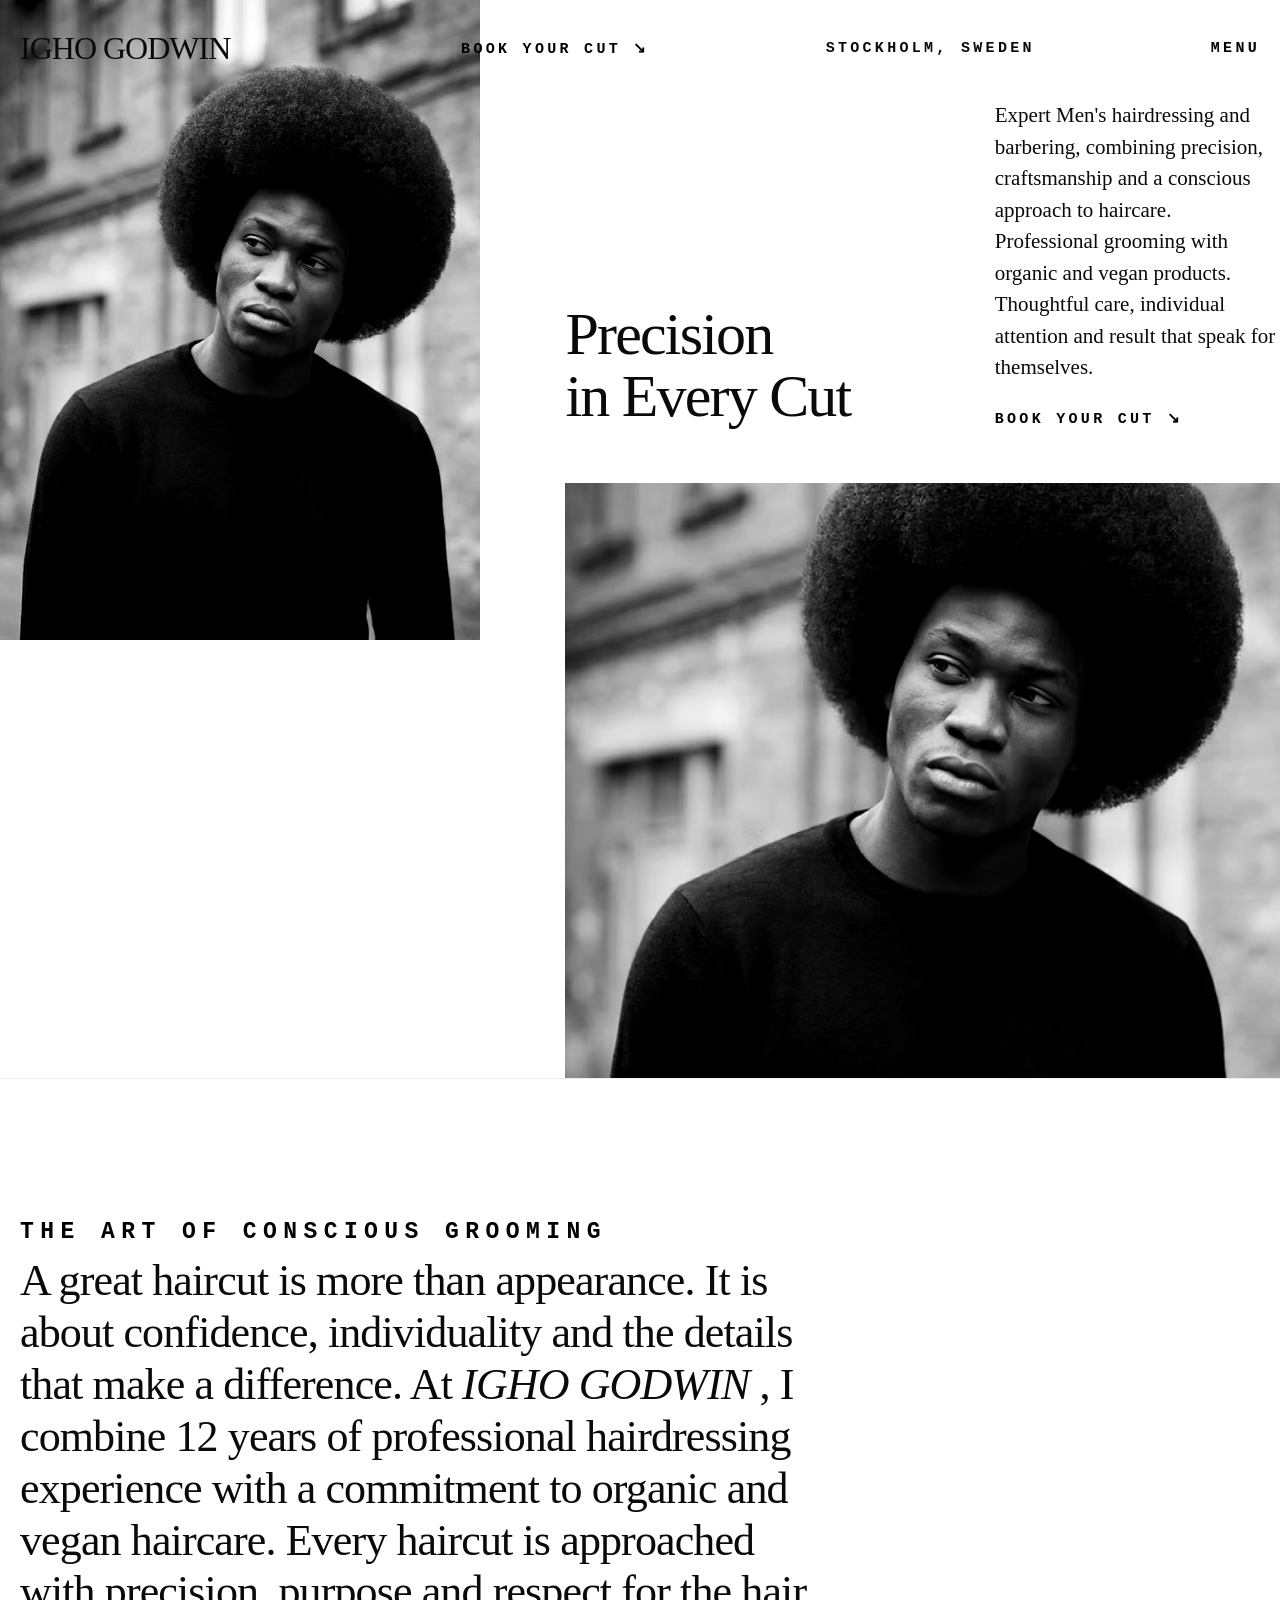
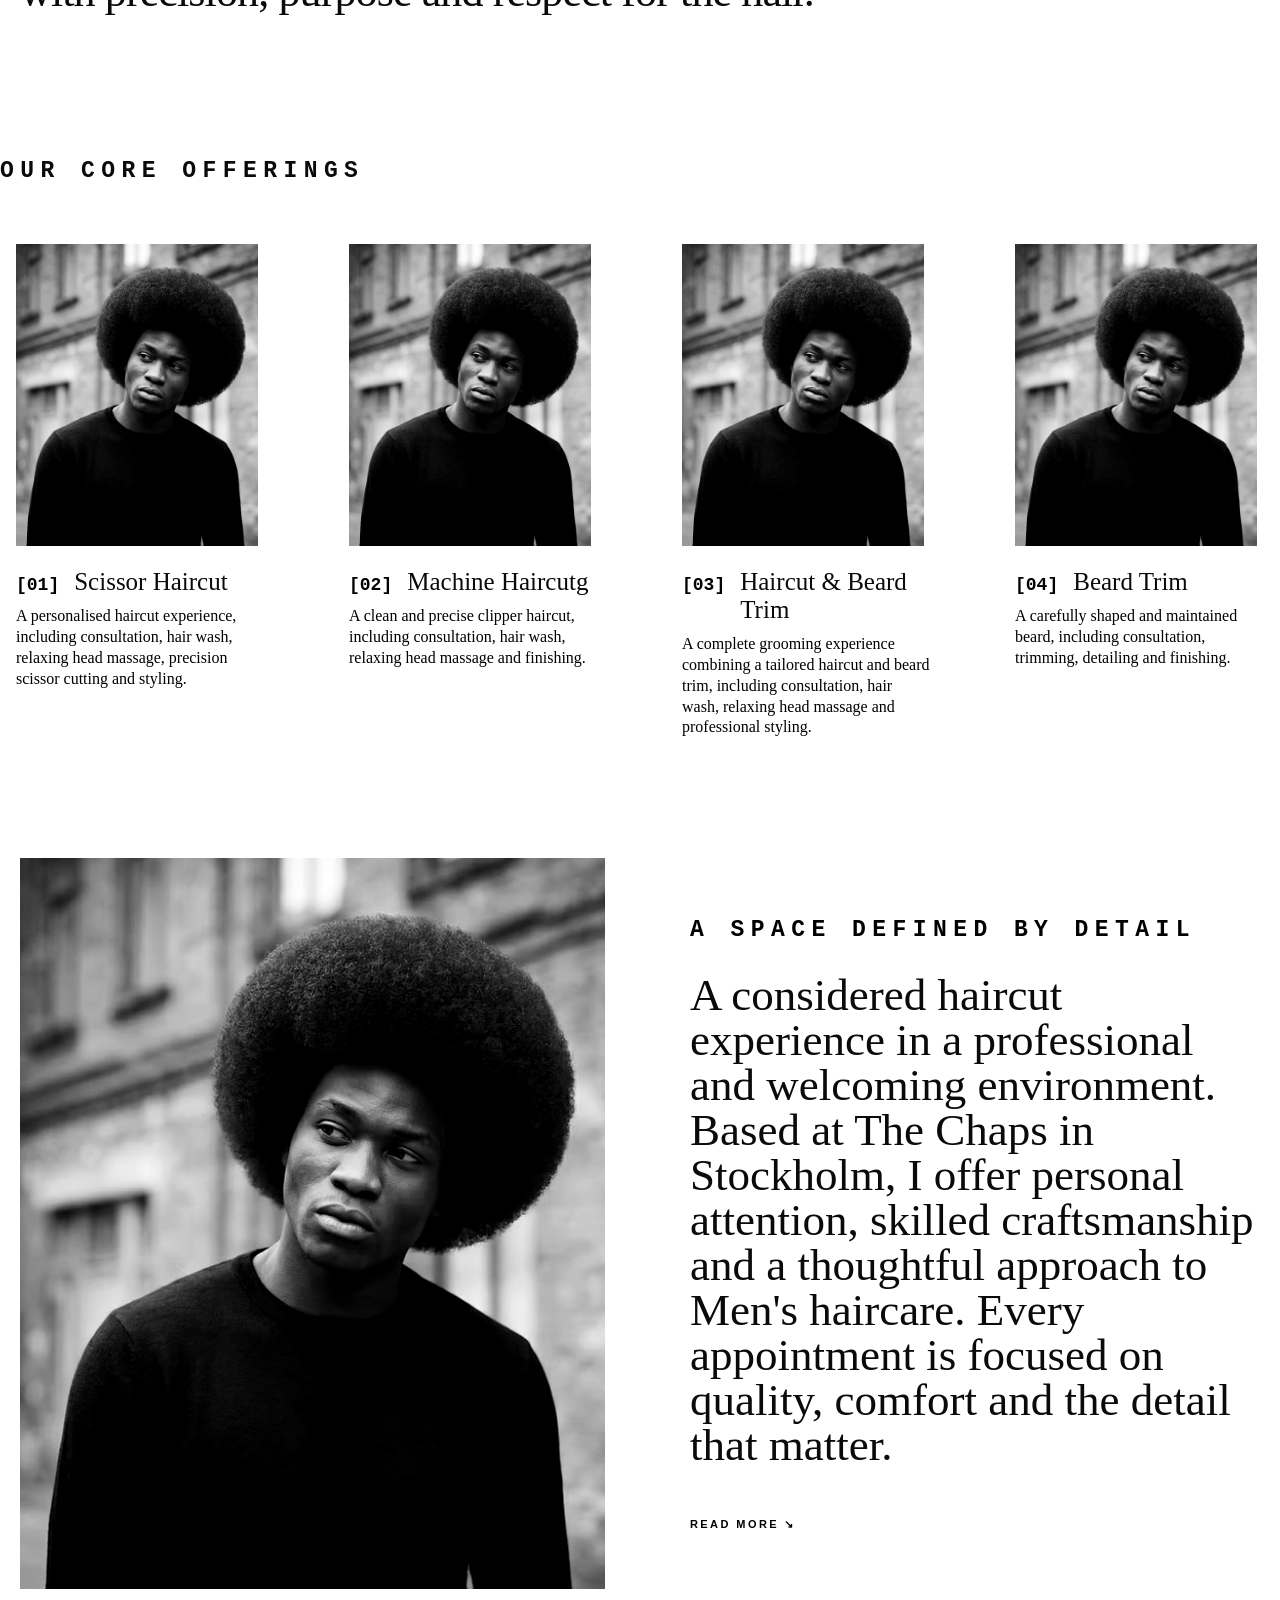
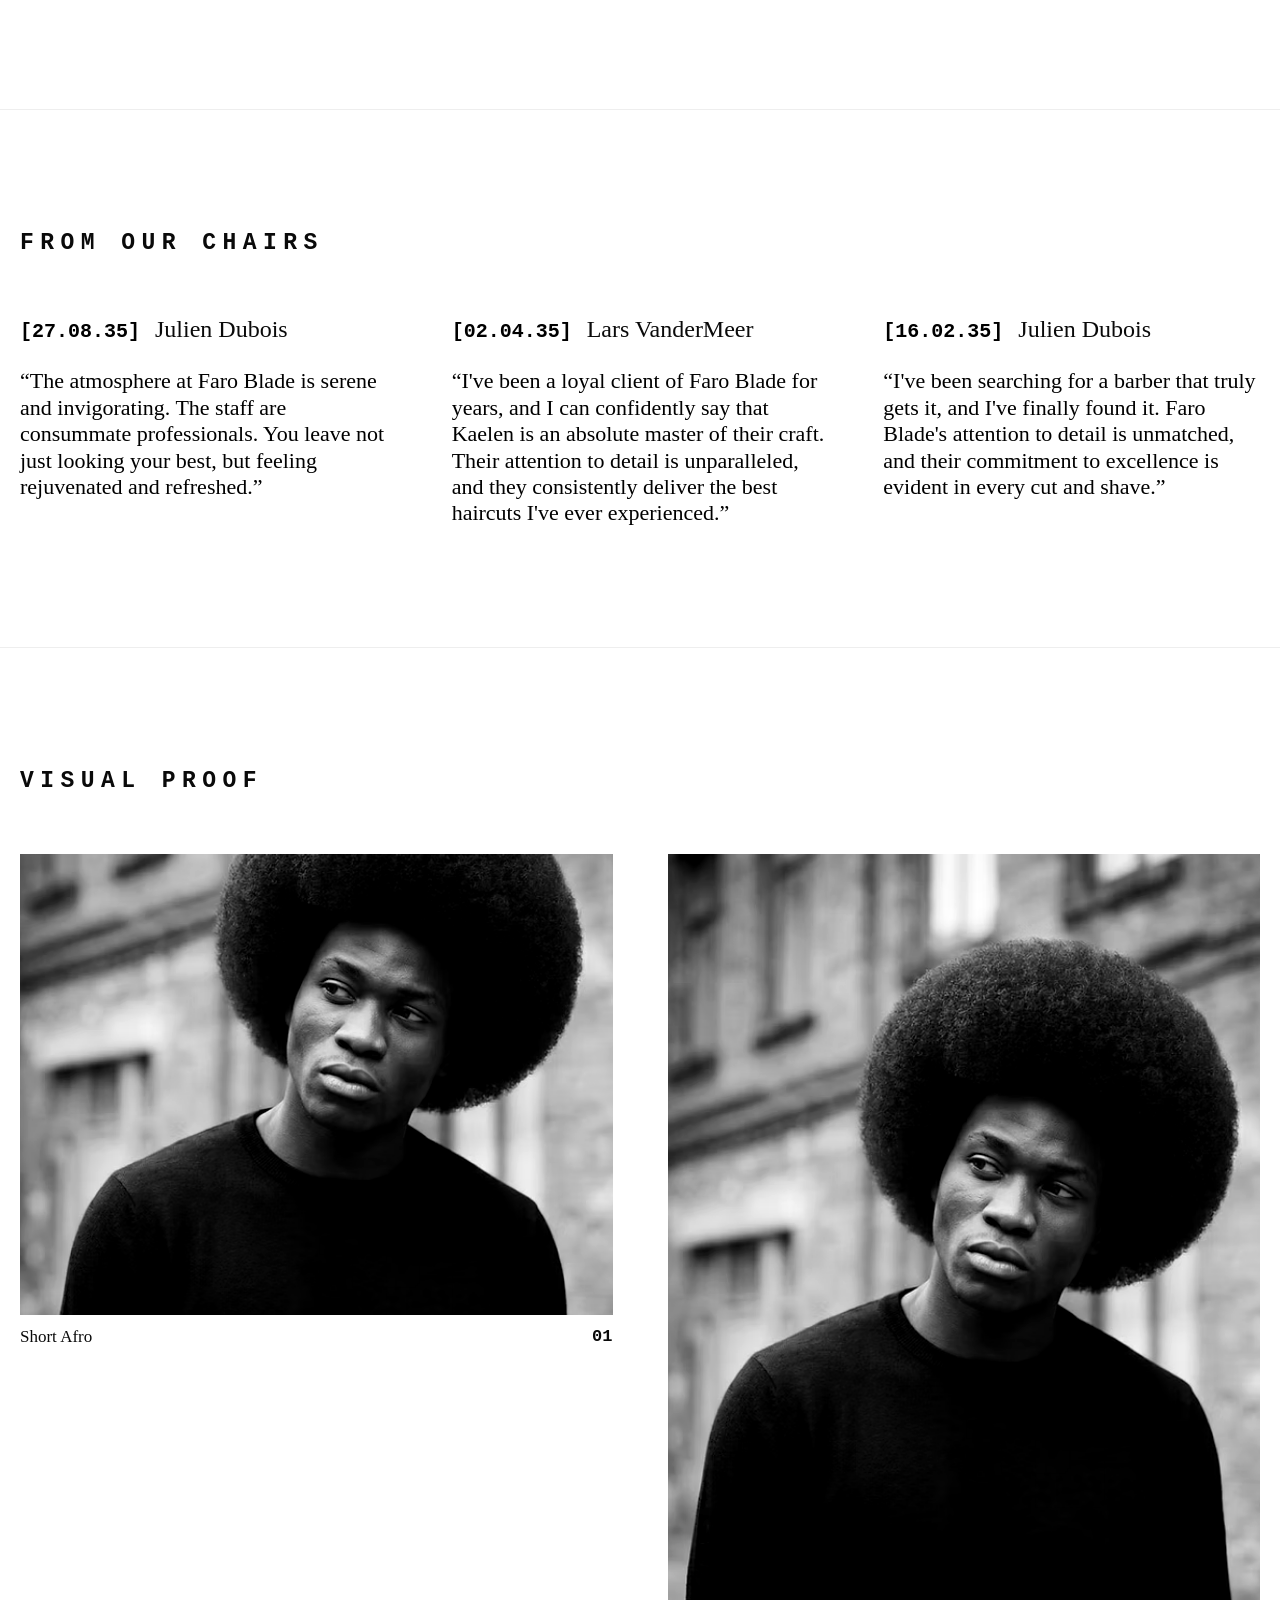
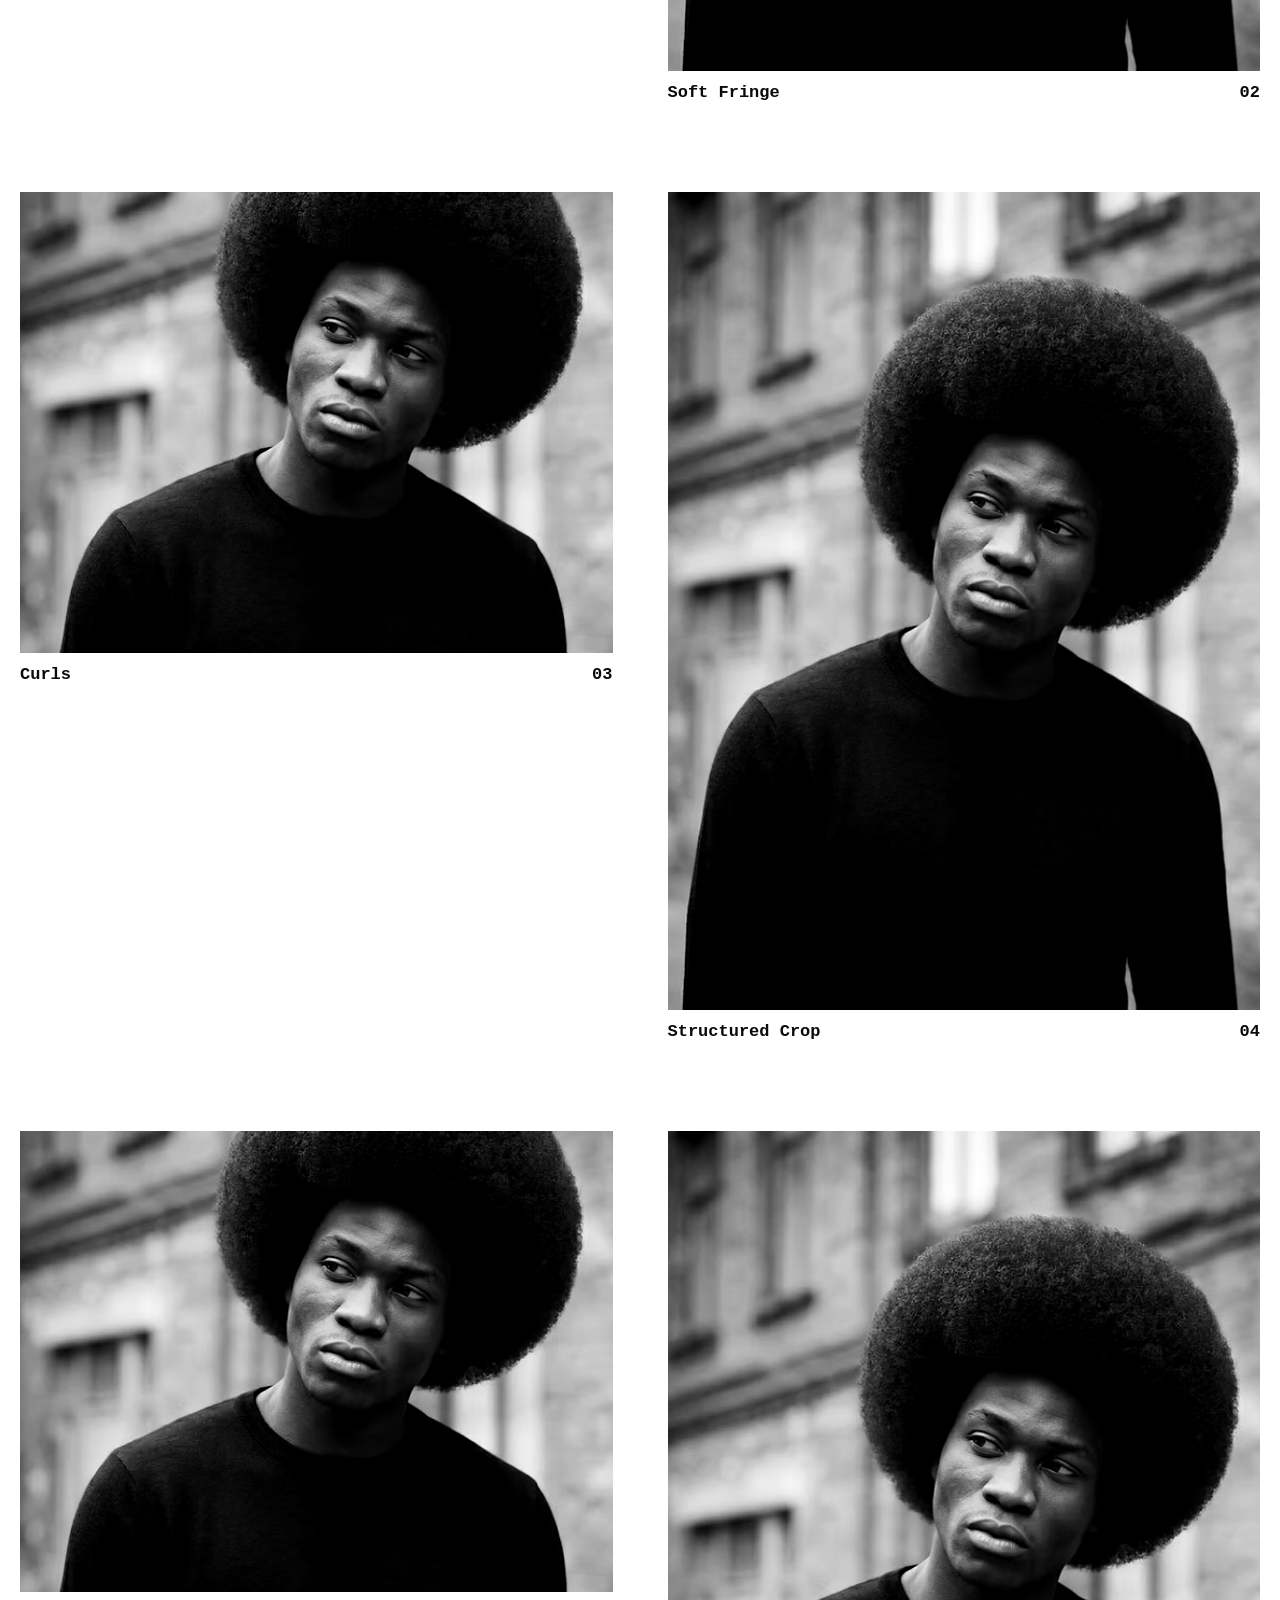
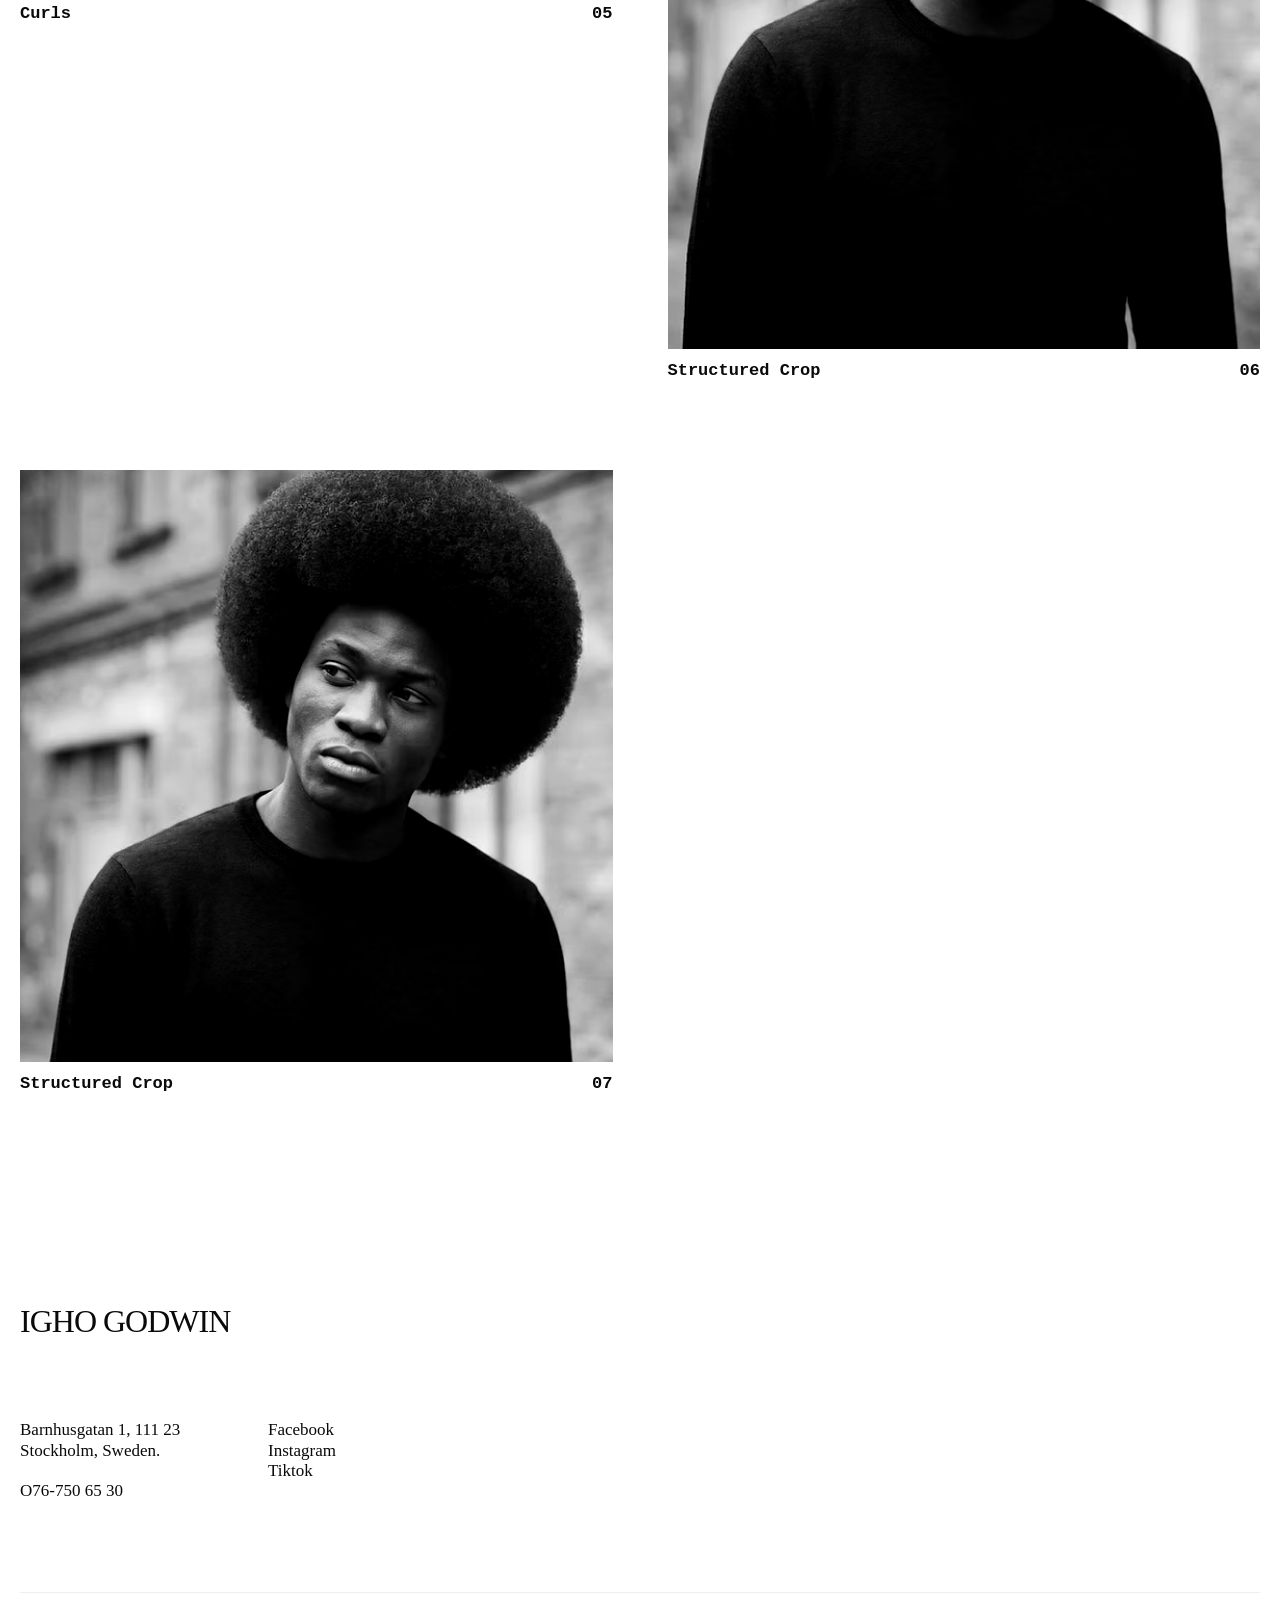
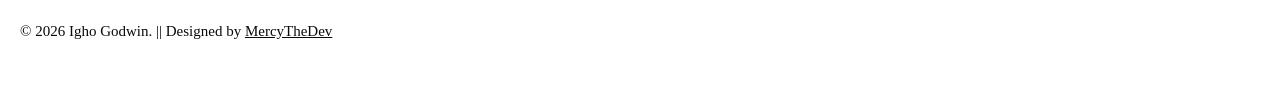
<file: index.html>
<!DOCTYPE html>
<html lang="en">

<head>
    <meta charset="UTF-8">
    <meta name="viewport" content="width=device-width, initial-scale=1.0">

    <title>Igho Godwin | Organic & Vegan Men’s Hairdressing</title>

    <!-- Google Fonts -->
    <!-- <link rel="preconnect" href="https://fonts.googleapis.com">
    <link rel="preconnect" href="https://fonts.gstatic.com" crossorigin>

    <link
        href="https://fonts.googleapis.com/css2?family=Cormorant+Garamond:ital,wght@0,300;0,400;0,500;0,600;1,400&family=Inter:wght@300;400;500;600&display=swap"
        rel="stylesheet"> -->

    <!-- Custom CSS -->
    <link rel="stylesheet" href="./styles/style.css">
</head>

<body>

    <!-- HEADER -->
    <header class="main-header">
        <div class="header-container">

            <a href="./index.html" class="logo">IGHO GODWIN</a>

            <nav class="header-nav">

                <button class="nav-link" onclick="toggleModal('booking-modal')">
                   <a href="https://ighogodwinsalong.bokadirekt.se/">BOOK YOUR CUT <span>↘</span></a> 
                </button>

                <a class="phone-link" href="">
                    STOCKHOLM, SWEDEN
                </a>

                <button class="nav-link" id="menu-btn" onclick="toggleMenu()">
                    MENU
                </button>

            </nav>
        </div>
    </header>


    <!-- FULL SCREEN MENU -->
    <div class="full-menu" id="full-menu">

        <div class="menu-header">
            <!-- <span class="logo">Igho Godwin</span> -->

            <button class="close-menu" onclick="toggleMenu()">
                CLOSE [✕]
            </button>
        </div>

        <div class="menu-content">

            <div class="menu-navigation">
                <a href="./services.html">SERVICES</a>
                <a href="./artisian.html">THE ARTISAN</a>
            </div>

            <!-- <div class="menu-navigation">

                <p class="section-label">NAVIGATION</p>

                <ul>
                    <li><a href="#statement" onclick="toggleMenu()">The Craft</a></li>
                    <li><a href="#offerings" onclick="toggleMenu()">Offerings</a></li>
                    <li><a href="#space" onclick="toggleMenu()">The Space</a></li>
                    <li><a href="#testimonials" onclick="toggleMenu()">From Our Chairs</a></li>
                    <li><a href="#visual-proof" onclick="toggleMenu()">Visual Proof</a></li>
                </ul>

            </div>

            <div class="menu-details">

                <div>
                    <p class="section-label">LOCATION</p>
                    <p>500 Terry Francine St,</p>
                    <p>San Francisco, CA 94158</p>
                </div>

                <div>
                    <p class="section-label">APPOINTMENTS & INQUIRIES</p>
                    <p>123-456-7890</p>
                    <p>info@mysite.com</p>
                </div>

                <button class="white-button" onclick="bookFromMenu()">
                    Book Appointment ↘
                </button>

            </div>
        </div>

        <div class="menu-footer">
            <span>© 2035 Faro Blade. All Rights Reserved.</span>
            <span>San Francisco Atelier</span>
        </div> -->
        </div>
    </div>


    <main>

        <!-- HERO SECTION -->
        <section class="hero-section">

            <div class="hero-grid">

                <div class="hero-image-left">
                    <img src="./images/Afro faro.avif" alt="Barber executing a precise straight razor neckline shave"
                        class="img-contrast">
                </div>

                <div class="hero-right">

                    <div class="hero-heading">

                        <div>
                            <h1>Precision <br>in Every Cut</h1>
                        </div>

                        <div class="hero-description">

                            <p>
                                Expert Men's hairdressing and barbering, combining precision, craftsmanship and a
                                conscious approach to haircare.
                                <br>
                                Professional grooming with organic and vegan products. Thoughtful care, individual
                                attention and result that speak for
                                themselves.
                            </p>

                            <button class="nav-link" onclick="toggleModal('booking-modal')">
                                <a href="https://ighogodwinsalong.bokadirekt.se/">BOOK YOUR CUT <span>↘</span></a>    </button>

                        </div>
                    </div>

                    <div class="hero-bottom-image">
                        <img src="./images/Afro faro.avif" alt="Precision haircut shears" class="img-contrast">
                    </div>

                </div>
            </div>
        </section>


        <!-- STATEMENT SECTION -->
        <section class="statement-section" id="statement">

            <div class="statement-content">

                <p class="section-label light-label">
                    THE ART OF CONSCIOUS GROOMING
                </p>

                <p class="text">
                    A great haircut is more than appearance. It is about confidence, individuality and the details that
                    make a difference. At <em>IGHO GODWIN</em> , I combine 12 years of professional hairdressing experience with a
                    commitment to organic and vegan haircare. Every haircut is approached with precision, purpose and
                    respect for the hair.
                </p>

            </div>
        </section>


        <!-- OFFERINGS SECTION -->
        <section class="offerings-section" id="offerings">

            <div class="section-heading">
                <p class="section-label">OUR CORE OFFERINGS</p>
            </div>

            <div class="services-grid">

                <article class="service-item">

                    <div class="service-image">
                        <img src="./images/Afro faro.avif" alt="The Faro Cut" class="img-contrast">
                    </div>

                    <div class="service-title">
                        <span>[01]</span>
                        <h3>Scissor Haircut</h3>
                    </div>

                    <p>A personalised haircut experience, including consultation, hair wash, relaxing head massage, precision scissor cutting
                    and styling.</p>

                </article>


                <article class="service-item">

                    <div class="service-image">
                        <img src="./images/Afro faro.avif" alt="Beard Sculpting" class="img-contrast">
                    </div>

                    <div class="service-title">
                        <span>[02]</span>
                        <h3>Machine Haircutg</h3>
                    </div>

                    <p>A clean and precise clipper haircut, including consultation, hair wash, relaxing head massage and finishing.</p>

                </article>


                <article class="service-item">

                    <div class="service-image">
                        <img src="./images/Afro faro.avif" alt="Hot Towel Shave" class="img-contrast">
                    </div>

                    <div class="service-title">
                        <span>[03]</span>
                        <h3>Haircut & Beard Trim</h3>
                    </div>

                    <p>A complete grooming experience combining a tailored haircut and beard trim, including consultation, hair wash, relaxing
                    head massage and professional styling.</p>

                </article>


                <article class="service-item">

                    <div class="service-image">
                        <img src="./images/Afro faro.avif" alt="Color Refresh" class="img-contrast">
                    </div>

                    <div class="service-title">
                        <span>[04]</span>
                        <h3>Beard Trim</h3>
                    </div>

                    <p>A carefully shaped and maintained beard, including consultation, trimming, detailing and finishing.</p>

                </article>

            </div>
        </section>


        <!-- SPACE SECTION -->
        <section class="space-section" id="space">

            <div class="space-grid">

                <div class="space-image">
                    <img src="./images/Afro faro.avif" alt="Minimalist luxury barber chair" class="img-contrast">
                </div>

                <div class="space-content">

                    <div>
                        <p class="section-label light-label">
                            A SPACE DEFINED BY DETAIL
                        </p>

                        <h2>
                            A considered haircut experience in a professional and welcoming environment. Based at The Chaps in Stockholm, I offer
                            personal attention, skilled craftsmanship and a thoughtful approach to Men's haircare. Every appointment is focused on
                            quality, comfort and the detail that matter.
                        </h2>
                    </div>

                    <button class="text-button" onclick="oggleModal('space-modal')">
                        <a href="./artisian.html">READ MORE <span>↘</span></a>
                    </button>

                </div>

            </div>
        </section>


        <!-- TESTIMONIALS -->
        <section class="testimonials-section" id="testimonials">

            <div class="section-heading">
                <p class="section-label">FROM OUR CHAIRS</p>
            </div>

            <div class="testimonials-grid">

                <article class="testimonial">
                    <div class="testimonial-title">
                        <span>[27.08.35]</span>
                        <h3>Julien Dubois</h3>
                    </div>

                    <blockquote>
                        “The atmosphere at Faro Blade is serene and invigorating. The staff are consummate
                        professionals. You leave not just looking your best, but feeling rejuvenated and refreshed.”
                    </blockquote>
                </article>


                <article class="testimonial">
                    <div class="testimonial-title">
                        <span>[02.04.35]</span>
                        <h3>Lars VanderMeer</h3>
                    </div>

                    <blockquote>
                        “I've been a loyal client of Faro Blade for years, and I can confidently say that Kaelen is an
                        absolute master of their craft. Their attention to detail is unparalleled, and they consistently
                        deliver the best haircuts I've ever experienced.”
                    </blockquote>
                </article>


                <article class="testimonial">
                    <div class="testimonial-title">
                        <span>[16.02.35]</span>
                        <h3>Julien Dubois</h3>
                    </div>

                    <blockquote>
                        “I've been searching for a barber that truly gets it, and I've finally found it. Faro Blade's
                        attention to detail is unmatched, and their commitment to excellence is evident in every cut and
                        shave.”
                    </blockquote>
                </article>

            </div>
        </section>


        <!-- VISUAL PROOF -->
        <section class="visual-proof-section" id="visual-proof">

            <div class="section-heading">
                <p class="section-label">VISUAL PROOF</p>
            </div>

            <div class="gallery">

                <div class="gallery-row">

                    <div class="gallery-item">
                        <div class="gallery-image">
                            <img src="./images/Afro faro.avif" alt="Short Afro" class="img-contrast">
                        </div>

                        <div class="gallery-caption">
                            <p>Short Afro</p>
                            <span>01</span>
                        </div>
                    </div>


                    <div class="gallery-item">
                        <div class="gallery-image extend">
                            <img src="./images/Afro faro.avif" alt="Soft Fringe" class="img-contrast">
                        </div>

                        <div class="gallery-caption">
                            <span>Soft Fringe</span>
                            <span>02</span>
                        </div>
                    </div>

                </div>


                <div class="gallery-row">

                    <div class="gallery-item">
                        <div class="gallery-image">
                            <img src="./images/Afro faro.avif" alt="Curls" class="img-contrast">
                        </div>

                        <div class="gallery-caption">
                            <span>Curls</span>
                            <span>03</span>
                        </div>
                    </div>


                    <div class="gallery-item">
                        <div class="gallery-image extend">
                            <img src="./images/Afro faro.avif" alt="Structured Crop" class="img-contrast">
                        </div>

                        <div class="gallery-caption">
                            <span>Structured Crop</span>
                            <span>04</span>
                        </div>
                    </div>

                </div>

                <div class="gallery-row">

                    <div class="gallery-item">
                        <div class="gallery-image">
                            <img src="./images/Afro faro.avif" alt="Curls" class="img-contrast">
                        </div>

                        <div class="gallery-caption">
                            <span>Curls</span>
                            <span>05</span>
                        </div>
                    </div>


                    <div class="gallery-item">
                        <div class="gallery-image extend">
                            <img src="./images/Afro faro.avif" alt="Structured Crop" class="img-contrast">
                        </div>

                        <div class="gallery-caption">
                            <span>Structured Crop</span>
                            <span>06</span>
                        </div>
                    </div>

                </div>

                <div class="gallery-row">
                    <div class="gallery-item">
                        <div class="gallery-image last">
                            <img src="./images/Afro faro.avif" alt="Structured Crop" class="img-contrast">
                        </div>
                    
                        <div class="gallery-caption">
                            <span>Structured Crop</span>
                            <span>07</span>
                        </div>
                    </div>
                </div>

            </div>
        </section>

    </main>


    <!-- FOOTER -->
    <footer class="main-footer">
    
        <div class="footer-container">
    
            <div class="footer-logo">
                <a href="#" class="logo">IGHO GODWIN</a>
            </div>
    
            <div class="footer-grid">
    
                <div>
                    
                    <p> Barnhusgatan 1, 111 23</p>
                    <p>Stockholm, Sweden.</p>
                </div>
    
                <div class="footer-links">
                    <a href="https://www.facebook.com/share/1CR6LSZq3c/?mibextid=wwXIfr" target="_blank"
                        rel="noopener noreferrer">Facebook</a>
                    <a href="https://www.instagram.com/ighogodwin.se?rpxt=aXpucTRvZHdmMW42&utm_source=qr" target="_blank"
                        rel="noopener noreferrer">Instagram</a>
                    <a href="https://www.tiktok.com/@igho.godwin/" target="_blank" rel="noopener noreferrer">Tiktok</a>
                </div>
    
                <div>
                    <a href="tel:+O76-750 65 30">O76-750 65 30
                    </a>
                    <a href="mailto:info@mysite.com"></a>
                </div>
    
            </div>
    
            <div class="footer-bottom">
    
                <p>
                    © 2026 Igho Godwin. || Designed by
                    <a href="#">MercyTheDev</a>
                </p>
    
            </div>
    
        </div>
    </footer>


    <!-- BOOKING MODAL -->
    <!-- <div class="modal-overlay" id="booking-modal">

        <div class="modal-content">

            <button class="modal-close" onclick="toggleModal('booking-modal')">
                [CLOSE]
            </button>

            <div class="modal-heading">
                <p class="section-label light-label">RESERVATION</p>
                <h3>Book Your Cut</h3>
                <p>Select your desired service and preferred timing.</p>
            </div>

            <form id="booking-form">

                <div class="form-group">
                    <label for="service">SERVICE</label>

                    <select id="service" required>
                        <option>The Faro Cut — $75</option>
                        <option>Beard Sculpting — $50</option>
                        <option>Hot Towel Shave — $60</option>
                        <option>Color Refresh — $85</option>
                        <option>The Complete Ritual (Cut + Shave) — $125</option>
                    </select>
                </div>

                <div class="form-row">

                    <div class="form-group">
                        <label for="date">DATE</label>
                        <input type="date" id="date" required>
                    </div>

                    <div class="form-group">
                        <label for="time">TIME</label>
                        <input type="time" id="time" required>
                    </div>

                </div>

                <div class="form-group">
                    <label for="fullname">FULL NAME</label>
                    <input type="text" id="fullname" placeholder="Julien Dubois" required>
                </div>

                <div class="form-group">
                    <label for="phone">PHONE NUMBER</label>
                    <input type="tel" id="phone" placeholder="(123) 456-7890" required>
                </div>

                <button type="submit" class="submit-button">
                    Confirm Appointment ↘
                </button>

            </form>

        </div>
    </div> -->


    <!-- SPACE MODAL -->
    <!-- <div class="modal-overlay" id="space-modal">

        <div class="modal-content space-modal-content">

            <button class="modal-close" onclick="toggleModal('space-modal')">
                [CLOSE]
            </button>

            <p class="section-label light-label">OUR ATELIER</p>

            <h3>Designed For Precision</h3>

            <div class="space-modal-text">

                <p>
                    Founded on the philosophy of understated Japanese minimalism and classic British barber traditions,
                    Faro—Blade was built from natural materials, acoustic sound baffles, and directional daylight.
                </p>

                <p>
                    Each station features customized hydraulic Japanese Belmont chairs, filtered water systems, and
                    bespoke tactile tools. We take one appointment at a time to ensure uninterrupted focus and calm.
                </p>

            </div>

            <div class="space-modal-footer">

                <span>San Francisco, California</span>

                <button onclick="bookFromSpace()">
                    Book a visit ↘
                </button>

            </div>

        </div>
    </div> -->


    <!-- JAVASCRIPT -->
    <script src="./scripts/script.js"></script>

</body>

</html>
</file>
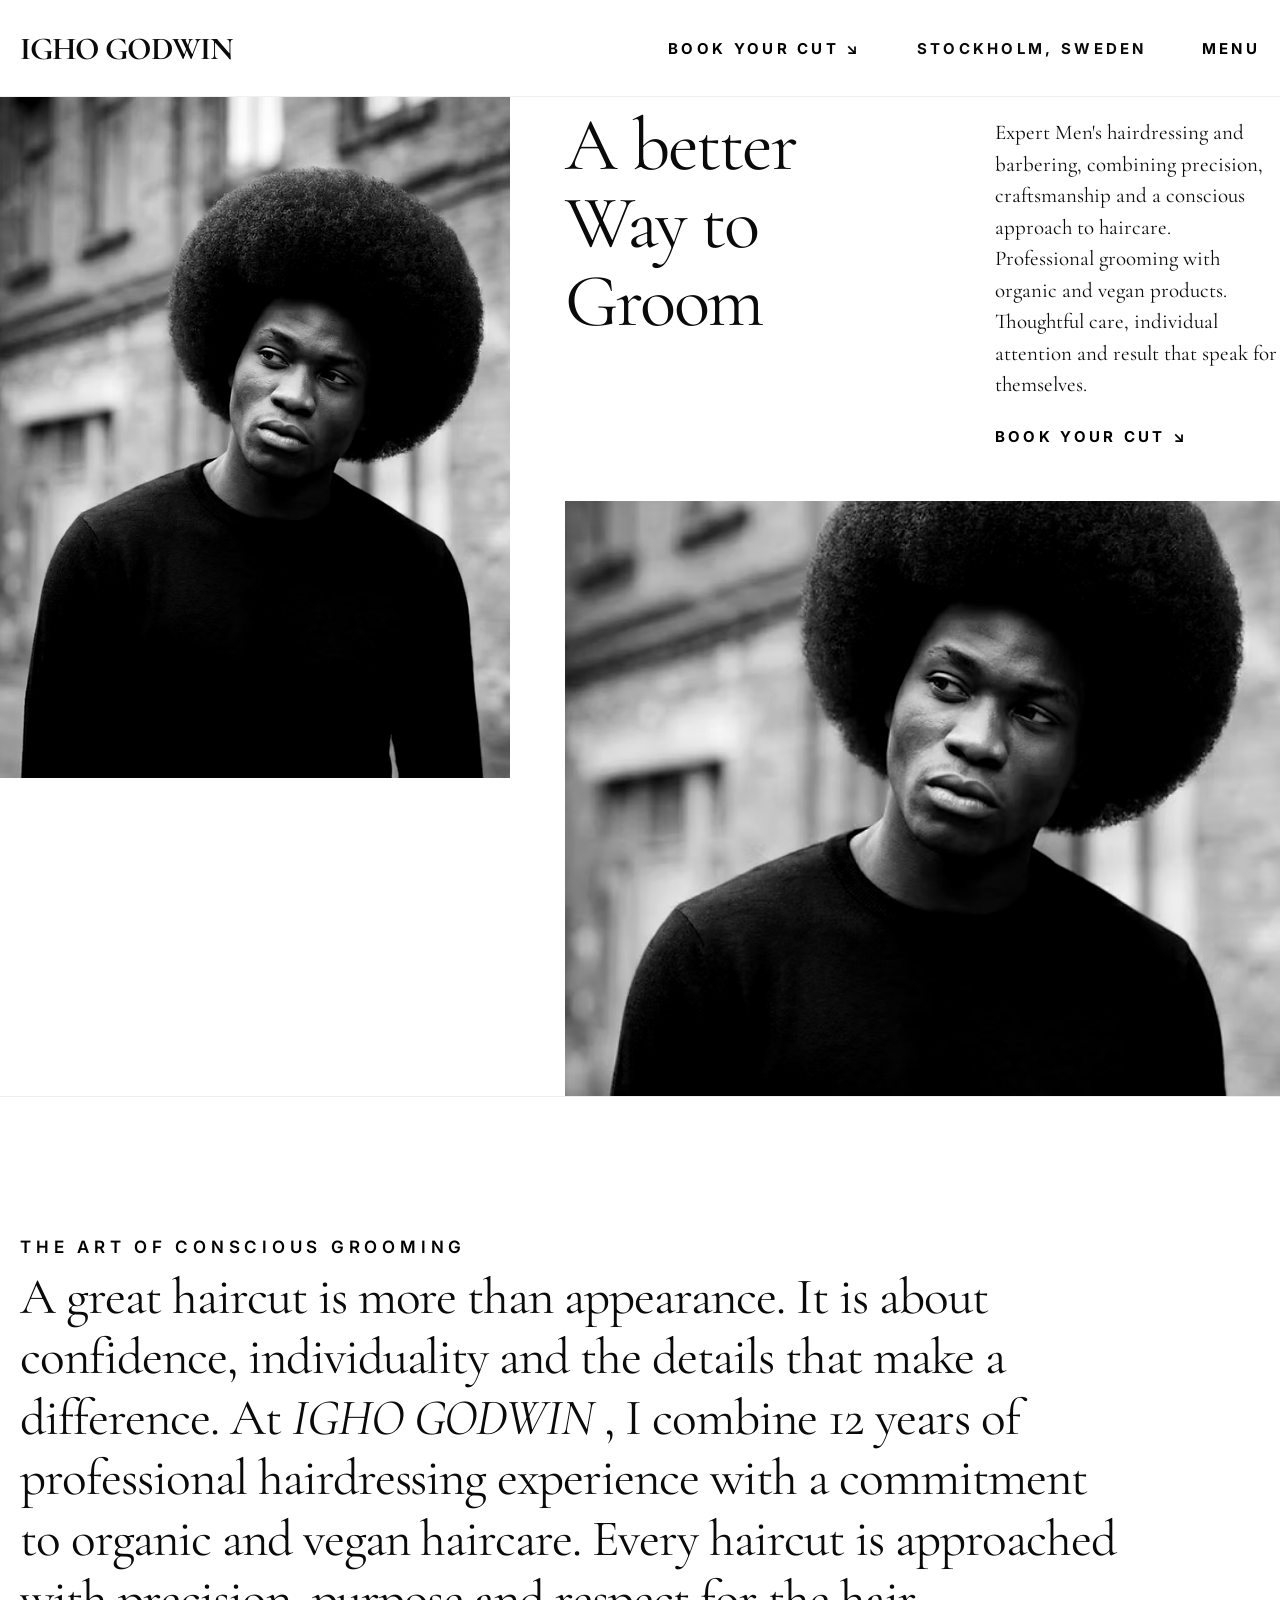
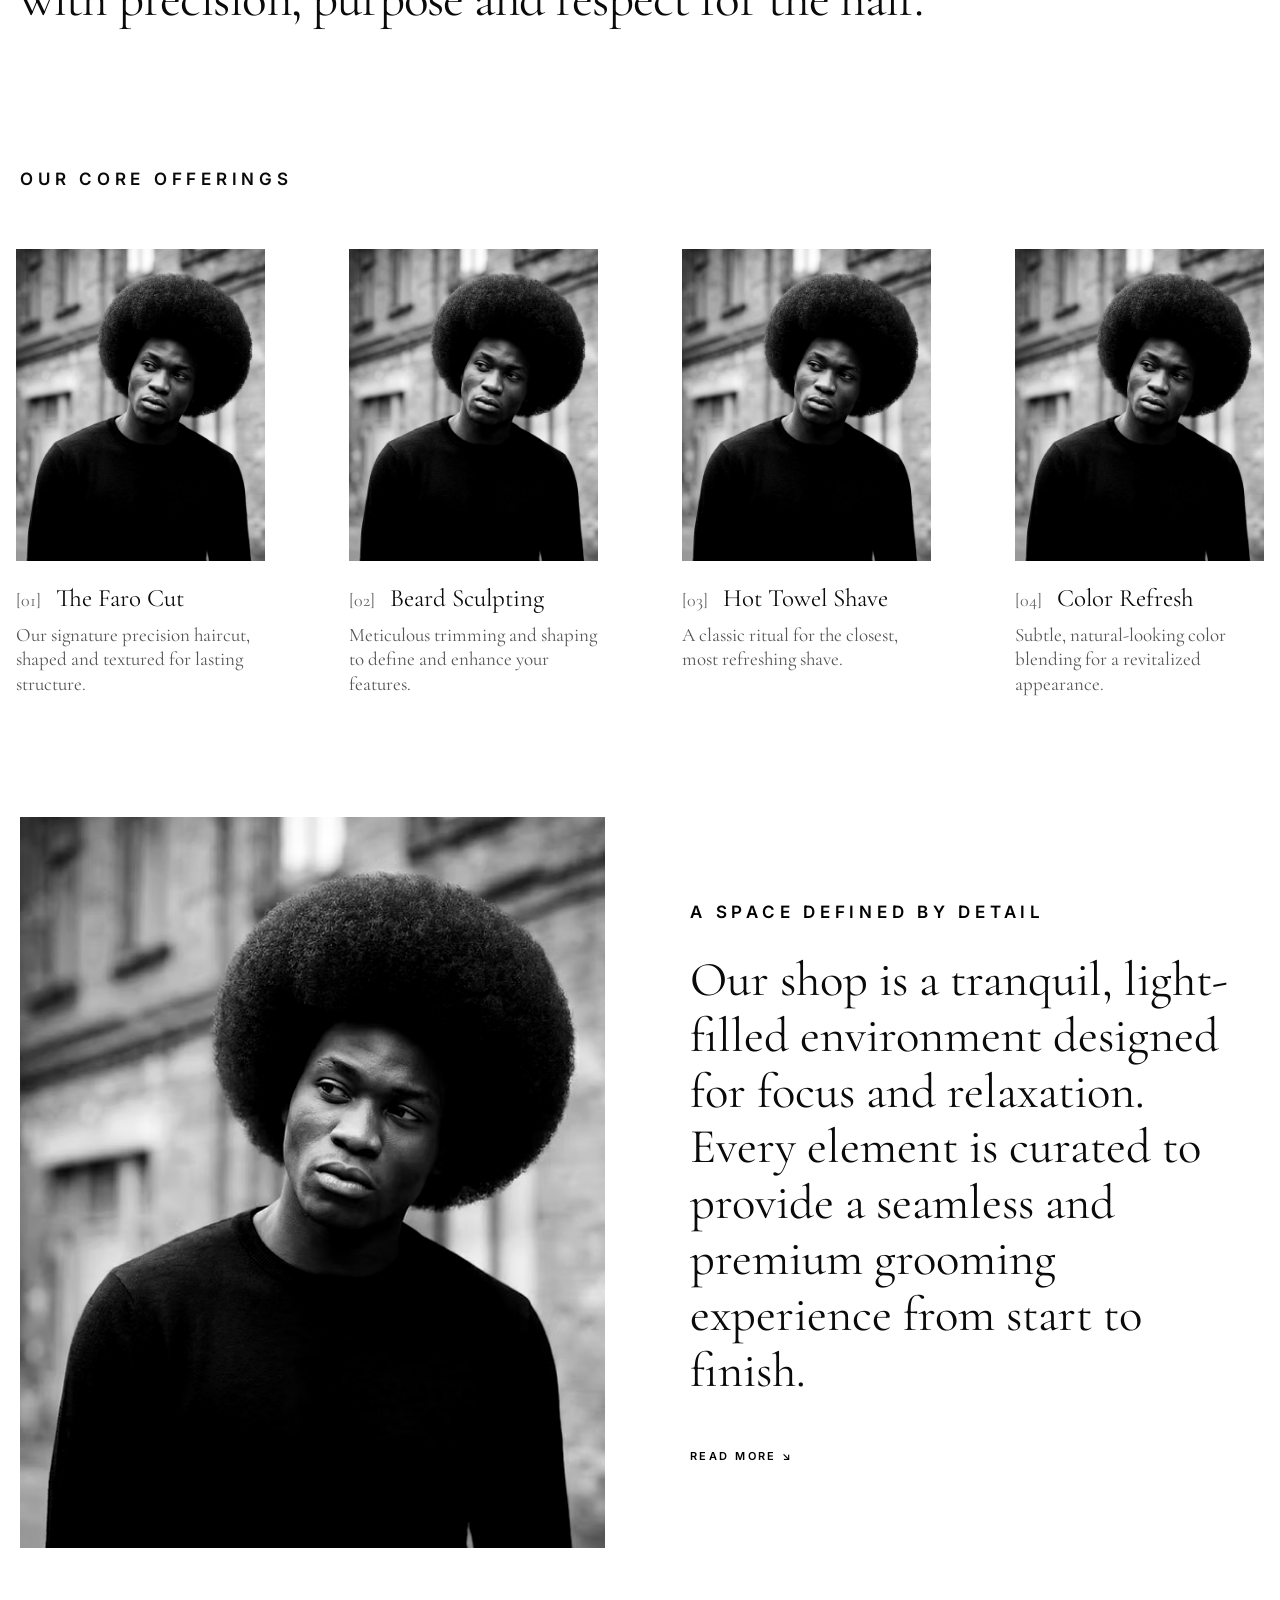
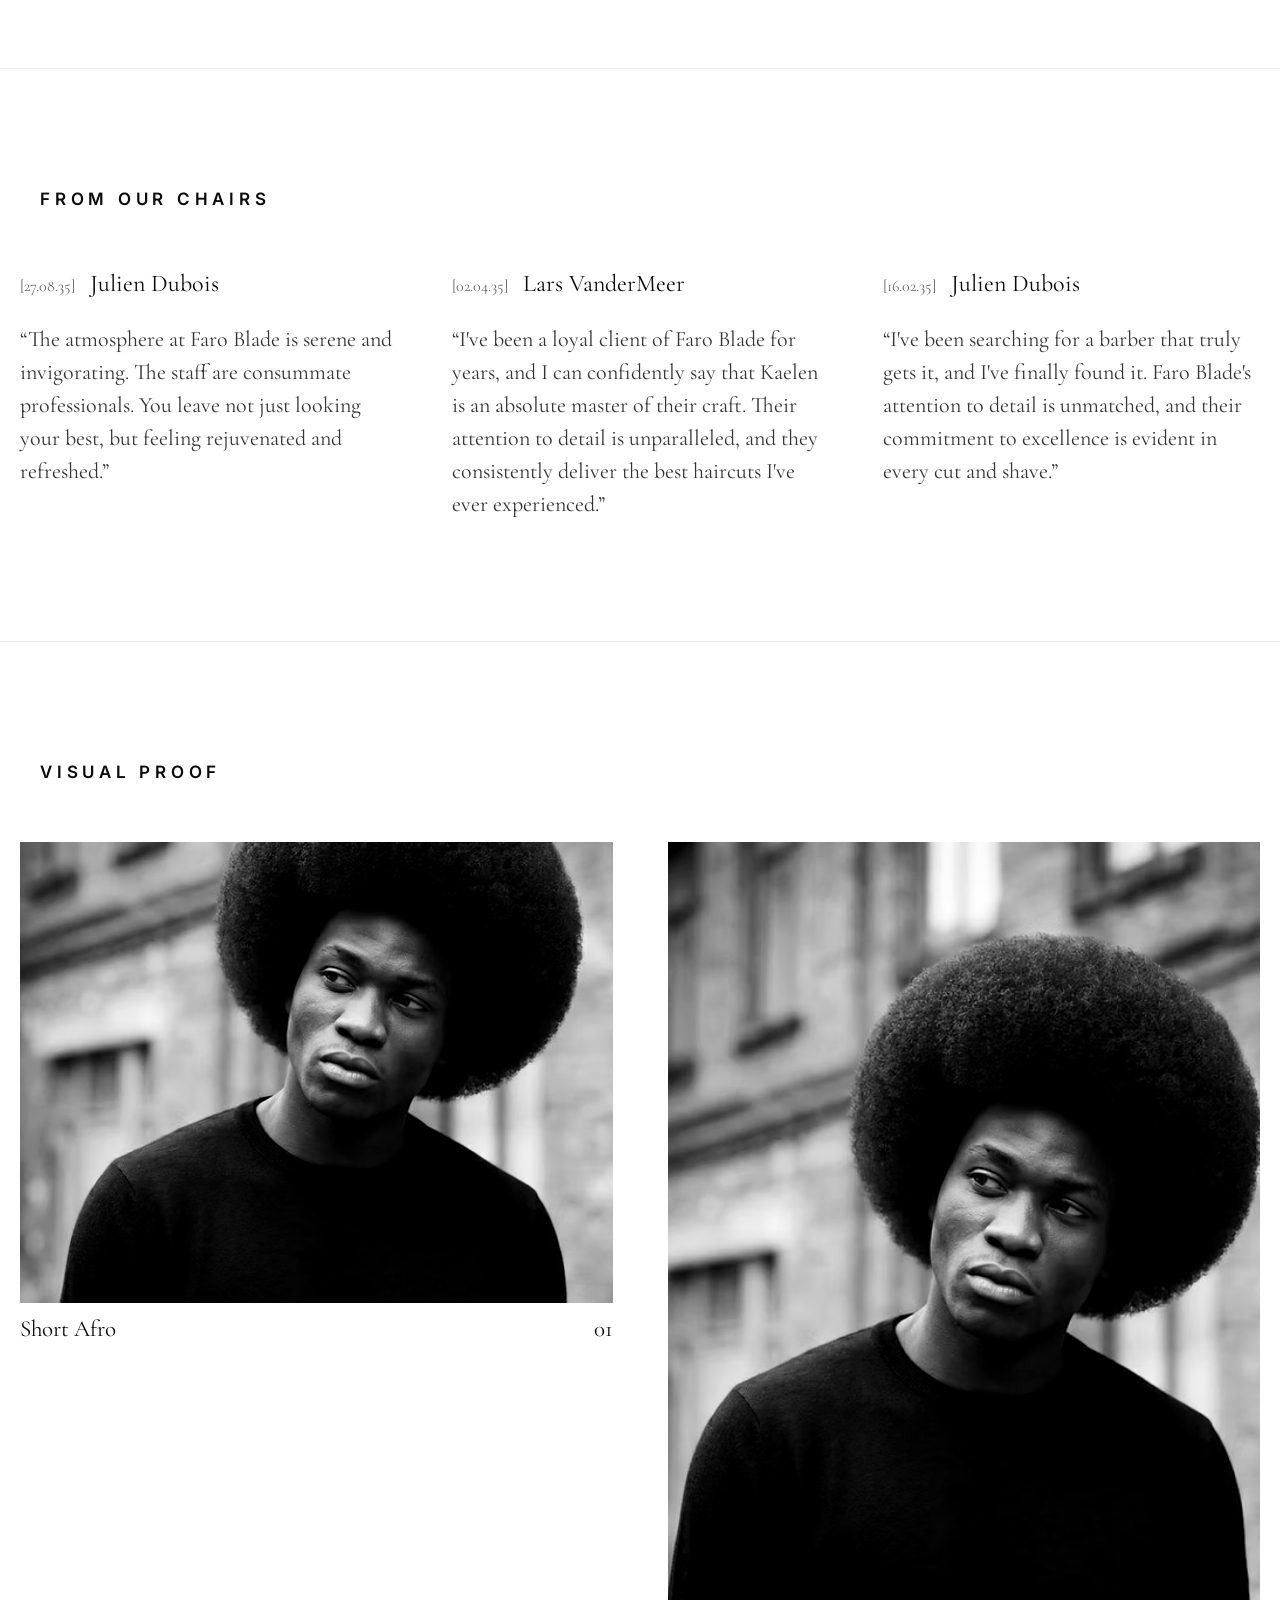
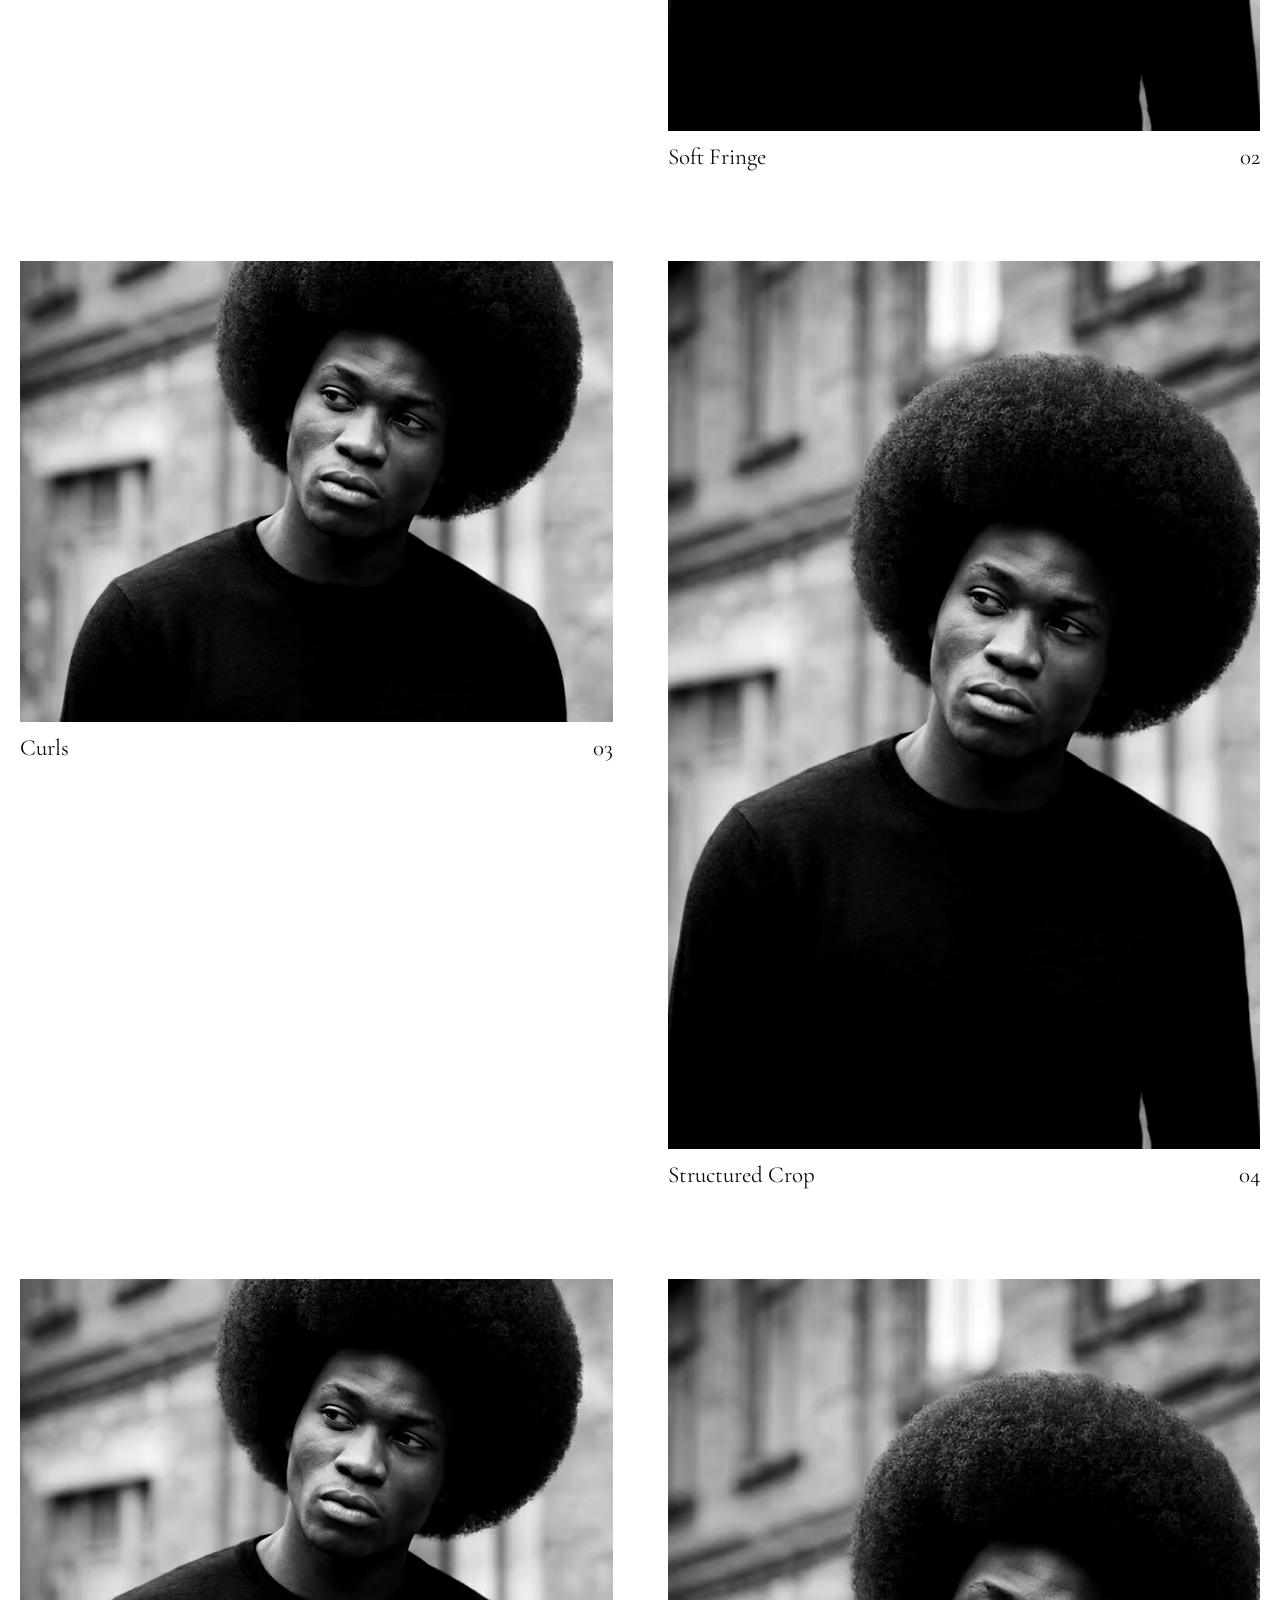
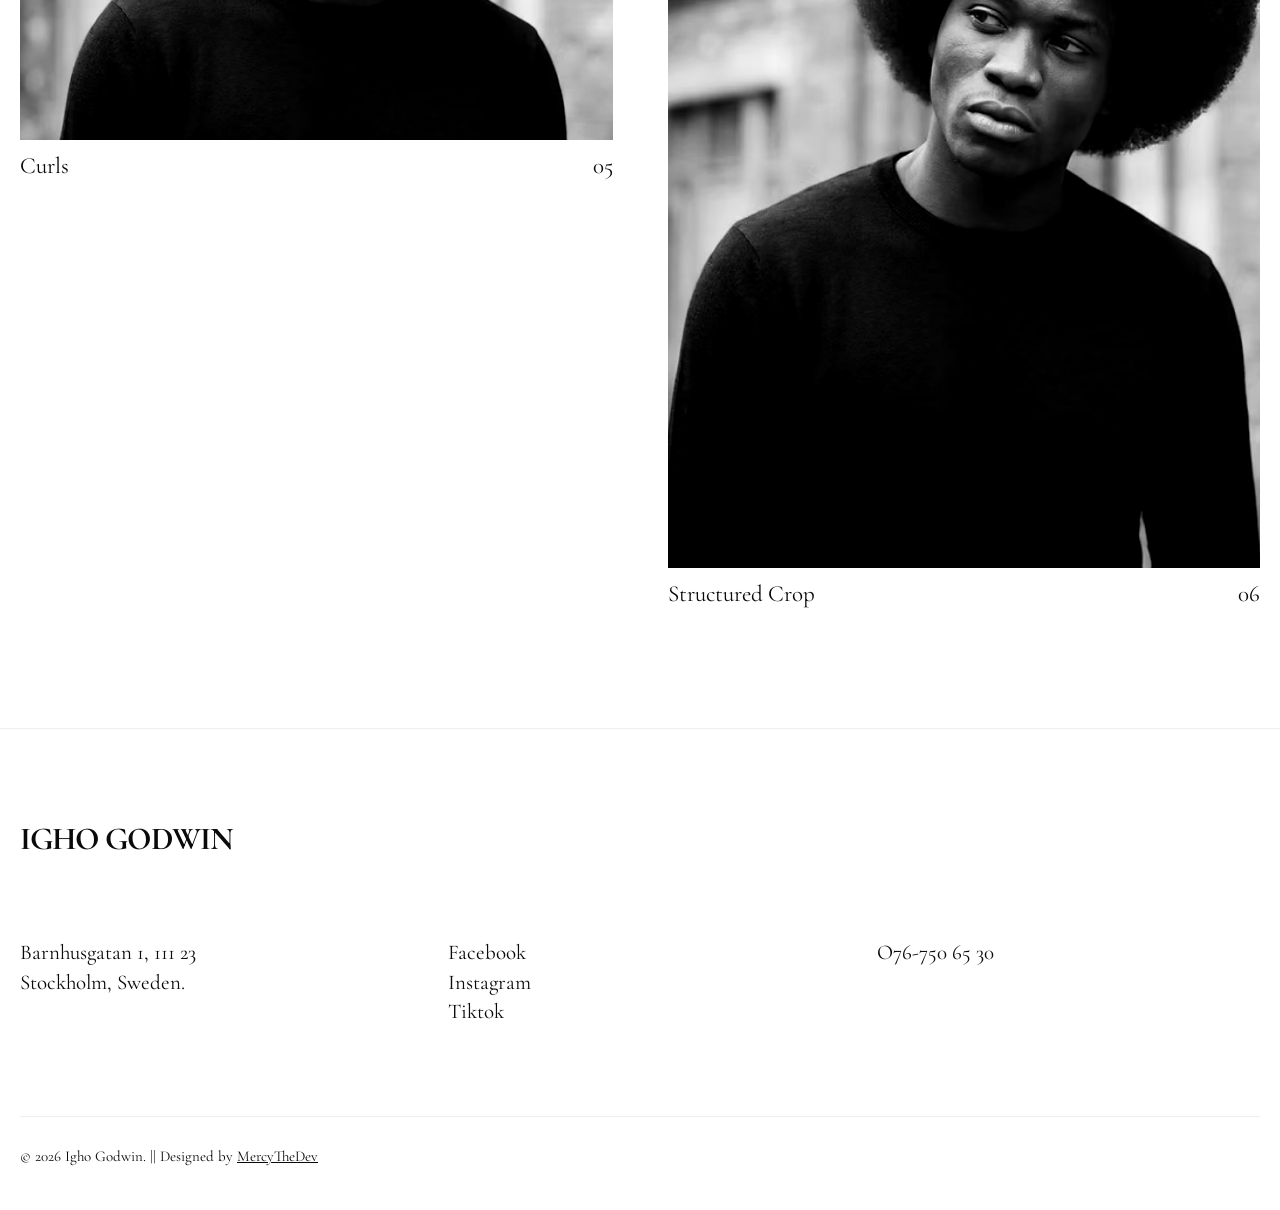
<file: IGHO2/index.html>
<!DOCTYPE html>
<html lang="en">

<head>
    <meta charset="UTF-8">
    <meta name="viewport" content="width=device-width, initial-scale=1.0">

    <title>Igho Godwin | Organic & Vegan Men’s Hairdressing</title>

    <!-- Google Fonts -->
    <link rel="preconnect" href="https://fonts.googleapis.com">
    <link rel="preconnect" href="https://fonts.gstatic.com" crossorigin>

    <link
        href="https://fonts.googleapis.com/css2?family=Cormorant+Garamond:ital,wght@0,300;0,400;0,500;0,600;1,400&family=Inter:wght@300;400;500;600&display=swap"
        rel="stylesheet">

    <!-- Custom CSS -->
    <link rel="stylesheet" href="./styles/style.css">
</head>

<body>

    <!-- HEADER -->
    <header class="main-header">
        <div class="header-container">

            <a href="./index.html" class="logo">IGHO GODWIN</a>

            <nav class="header-nav">

                <button class="nav-link" onclick="toggleModal('booking-modal')">
                   <a href="https://ighogodwinsalong.bokadirekt.se/">BOOK YOUR CUT <span>↘</span></a> 
                </button>

                <a class="phone-link" href="">
                    STOCKHOLM, SWEDEN
                </a>

                <button class="nav-link" id="menu-btn" onclick="toggleMenu()">
                    MENU
                </button>

            </nav>
        </div>
    </header>


    <!-- FULL SCREEN MENU -->
    <div class="full-menu" id="full-menu">

        <div class="menu-header">
            <!-- <span class="logo">Igho Godwin</span> -->

            <button class="close-menu" onclick="toggleMenu()">
                CLOSE [✕]
            </button>
        </div>

        <div class="menu-content">

            <div class="menu-navigation">
                <a href="./services.html">SERVICES</a>
                <a href="./artisian.html">THE ARTISAN</a>
            </div>

            <!-- <div class="menu-navigation">

                <p class="section-label">NAVIGATION</p>

                <ul>
                    <li><a href="#statement" onclick="toggleMenu()">The Craft</a></li>
                    <li><a href="#offerings" onclick="toggleMenu()">Offerings</a></li>
                    <li><a href="#space" onclick="toggleMenu()">The Space</a></li>
                    <li><a href="#testimonials" onclick="toggleMenu()">From Our Chairs</a></li>
                    <li><a href="#visual-proof" onclick="toggleMenu()">Visual Proof</a></li>
                </ul>

            </div>

            <div class="menu-details">

                <div>
                    <p class="section-label">LOCATION</p>
                    <p>500 Terry Francine St,</p>
                    <p>San Francisco, CA 94158</p>
                </div>

                <div>
                    <p class="section-label">APPOINTMENTS & INQUIRIES</p>
                    <p>123-456-7890</p>
                    <p>info@mysite.com</p>
                </div>

                <button class="white-button" onclick="bookFromMenu()">
                    Book Appointment ↘
                </button>

            </div>
        </div>

        <div class="menu-footer">
            <span>© 2035 Faro Blade. All Rights Reserved.</span>
            <span>San Francisco Atelier</span>
        </div> -->
        </div>
    </div>


    <main>

        <!-- HERO SECTION -->
        <section class="hero-section">

            <div class="hero-grid">

                <div class="hero-image-left">
                    <img src="./images/Afro faro.avif" alt="Barber executing a precise straight razor neckline shave"
                        class="img-contrast">
                </div>

                <div class="hero-right">

                    <div class="hero-heading">

                        <div>
                            <h1>A better<br>Way to Groom</h1>
                        </div>

                        <div class="hero-description">

                            <p>
                                Expert Men's hairdressing and barbering, combining precision, craftsmanship and a
                                conscious approach to haircare.
                                <br>
                                Professional grooming with organic and vegan products. Thoughtful care, individual
                                attention and result that speak for
                                themselves.
                            </p>

                            <button class="nav-link" onclick="toggleModal('booking-modal')">
                                <a href="https://ighogodwinsalong.bokadirekt.se/">BOOK YOUR CUT <span>↘</span></a>    </button>

                        </div>
                    </div>

                    <div class="hero-bottom-image">
                        <img src="./images/Afro faro.avif" alt="Precision haircut shears" class="img-contrast">
                    </div>

                </div>
            </div>
        </section>


        <!-- STATEMENT SECTION -->
        <section class="statement-section" id="statement">

            <div class="statement-content">

                <p class="section-label light-label">
                    THE ART OF CONSCIOUS GROOMING
                </p>

                <h2>
                    A great haircut is more than appearance. It is about confidence, individuality and the details that
                    make a difference. At <em>IGHO GODWIN</em> , I combine 12 years of professional hairdressing experience with a
                    commitment to organic and vegan haircare. Every haircut is approached with precision, purpose and
                    respect for the hair.
                </h2>

            </div>
        </section>


        <!-- OFFERINGS SECTION -->
        <section class="offerings-section" id="offerings">

            <div class="section-heading">
                <p class="section-label">OUR CORE OFFERINGS</p>
            </div>

            <div class="services-grid">

                <article class="service-item">

                    <div class="service-image">
                        <img src="./images/Afro faro.avif" alt="The Faro Cut" class="img-contrast">
                    </div>

                    <div class="service-title">
                        <span>[01]</span>
                        <h3>The Faro Cut</h3>
                    </div>

                    <p>Our signature precision haircut, shaped and textured for lasting structure.</p>

                </article>


                <article class="service-item">

                    <div class="service-image">
                        <img src="./images/Afro faro.avif" alt="Beard Sculpting" class="img-contrast">
                    </div>

                    <div class="service-title">
                        <span>[02]</span>
                        <h3>Beard Sculpting</h3>
                    </div>

                    <p>Meticulous trimming and shaping to define and enhance your features.</p>

                </article>


                <article class="service-item">

                    <div class="service-image">
                        <img src="./images/Afro faro.avif" alt="Hot Towel Shave" class="img-contrast">
                    </div>

                    <div class="service-title">
                        <span>[03]</span>
                        <h3>Hot Towel Shave</h3>
                    </div>

                    <p>A classic ritual for the closest, most refreshing shave.</p>

                </article>


                <article class="service-item">

                    <div class="service-image">
                        <img src="./images/Afro faro.avif" alt="Color Refresh" class="img-contrast">
                    </div>

                    <div class="service-title">
                        <span>[04]</span>
                        <h3>Color Refresh</h3>
                    </div>

                    <p>Subtle, natural-looking color blending for a revitalized appearance.</p>

                </article>

            </div>
        </section>


        <!-- SPACE SECTION -->
        <section class="space-section" id="space">

            <div class="space-grid">

                <div class="space-image">
                    <img src="./images/Afro faro.avif" alt="Minimalist luxury barber chair" class="img-contrast">
                </div>

                <div class="space-content">

                    <div>
                        <p class="section-label light-label">
                            A SPACE DEFINED BY DETAIL
                        </p>

                        <h2>
                            Our shop is a tranquil, light-filled environment designed for focus and relaxation. Every
                            element is curated to provide a seamless and premium grooming experience from start to
                            finish.
                        </h2>
                    </div>

                    <button class="text-button" onclick="oggleModal('space-modal')">
                        <a href="./artisian.html">READ MORE <span>↘</span></a>
                    </button>

                </div>

            </div>
        </section>


        <!-- TESTIMONIALS -->
        <section class="testimonials-section" id="testimonials">

            <div class="section-heading">
                <p class="section-label">FROM OUR CHAIRS</p>
            </div>

            <div class="testimonials-grid">

                <article class="testimonial">
                    <div class="testimonial-title">
                        <span>[27.08.35]</span>
                        <h3>Julien Dubois</h3>
                    </div>

                    <blockquote>
                        “The atmosphere at Faro Blade is serene and invigorating. The staff are consummate
                        professionals. You leave not just looking your best, but feeling rejuvenated and refreshed.”
                    </blockquote>
                </article>


                <article class="testimonial">
                    <div class="testimonial-title">
                        <span>[02.04.35]</span>
                        <h3>Lars VanderMeer</h3>
                    </div>

                    <blockquote>
                        “I've been a loyal client of Faro Blade for years, and I can confidently say that Kaelen is an
                        absolute master of their craft. Their attention to detail is unparalleled, and they consistently
                        deliver the best haircuts I've ever experienced.”
                    </blockquote>
                </article>


                <article class="testimonial">
                    <div class="testimonial-title">
                        <span>[16.02.35]</span>
                        <h3>Julien Dubois</h3>
                    </div>

                    <blockquote>
                        “I've been searching for a barber that truly gets it, and I've finally found it. Faro Blade's
                        attention to detail is unmatched, and their commitment to excellence is evident in every cut and
                        shave.”
                    </blockquote>
                </article>

            </div>
        </section>


        <!-- VISUAL PROOF -->
        <section class="visual-proof-section" id="visual-proof">

            <div class="section-heading">
                <p class="section-label">VISUAL PROOF</p>
            </div>

            <div class="gallery">

                <div class="gallery-row">

                    <div class="gallery-item">
                        <div class="gallery-image">
                            <img src="./images/Afro faro.avif" alt="Short Afro" class="img-contrast">
                        </div>

                        <div class="gallery-caption">
                            <span>Short Afro</span>
                            <span>01</span>
                        </div>
                    </div>


                    <div class="gallery-item">
                        <div class="gallery-image extend">
                            <img src="./images/Afro faro.avif" alt="Soft Fringe" class="img-contrast">
                        </div>

                        <div class="gallery-caption">
                            <span>Soft Fringe</span>
                            <span>02</span>
                        </div>
                    </div>

                </div>


                <div class="gallery-row">

                    <div class="gallery-item">
                        <div class="gallery-image">
                            <img src="./images/Afro faro.avif" alt="Curls" class="img-contrast">
                        </div>

                        <div class="gallery-caption">
                            <span>Curls</span>
                            <span>03</span>
                        </div>
                    </div>


                    <div class="gallery-item">
                        <div class="gallery-image extend">
                            <img src="./images/Afro faro.avif" alt="Structured Crop" class="img-contrast">
                        </div>

                        <div class="gallery-caption">
                            <span>Structured Crop</span>
                            <span>04</span>
                        </div>
                    </div>

                </div>

                <div class="gallery-row">

                    <div class="gallery-item">
                        <div class="gallery-image">
                            <img src="./images/Afro faro.avif" alt="Curls" class="img-contrast">
                        </div>

                        <div class="gallery-caption">
                            <span>Curls</span>
                            <span>05</span>
                        </div>
                    </div>


                    <div class="gallery-item">
                        <div class="gallery-image extend">
                            <img src="./images/Afro faro.avif" alt="Structured Crop" class="img-contrast">
                        </div>

                        <div class="gallery-caption">
                            <span>Structured Crop</span>
                            <span>06</span>
                        </div>
                    </div>

                </div>

            </div>
        </section>

    </main>


    <!-- FOOTER -->
    <footer class="main-footer">
    
        <div class="footer-container">
    
            <div class="footer-logo">
                <a href="#" class="logo">IGHO GODWIN</a>
            </div>
    
            <div class="footer-grid">
    
                <div>
                    
                    <p> Barnhusgatan 1, 111 23</p>
                    <p>Stockholm, Sweden.</p>
                </div>
    
                <div class="footer-links">
                    <a href="https://www.facebook.com/share/1CR6LSZq3c/?mibextid=wwXIfr" target="_blank"
                        rel="noopener noreferrer">Facebook</a>
                    <a href="https://www.instagram.com/ighogodwin.se?rpxt=aXpucTRvZHdmMW42&utm_source=qr" target="_blank"
                        rel="noopener noreferrer">Instagram</a>
                    <a href="https://www.tiktok.com/@igho.godwin/" target="_blank" rel="noopener noreferrer">Tiktok</a>
                </div>
    
                <div>
                    <a href="tel:+O76-750 65 30">O76-750 65 30
                    </a>
                    <a href="mailto:info@mysite.com"></a>
                </div>
    
            </div>
    
            <div class="footer-bottom">
    
                <p>
                    © 2026 Igho Godwin. || Designed by
                    <a href="#">MercyTheDev</a>
                </p>
    
            </div>
    
        </div>
    </footer>


    <!-- BOOKING MODAL -->
    <!-- <div class="modal-overlay" id="booking-modal">

        <div class="modal-content">

            <button class="modal-close" onclick="toggleModal('booking-modal')">
                [CLOSE]
            </button>

            <div class="modal-heading">
                <p class="section-label light-label">RESERVATION</p>
                <h3>Book Your Cut</h3>
                <p>Select your desired service and preferred timing.</p>
            </div>

            <form id="booking-form">

                <div class="form-group">
                    <label for="service">SERVICE</label>

                    <select id="service" required>
                        <option>The Faro Cut — $75</option>
                        <option>Beard Sculpting — $50</option>
                        <option>Hot Towel Shave — $60</option>
                        <option>Color Refresh — $85</option>
                        <option>The Complete Ritual (Cut + Shave) — $125</option>
                    </select>
                </div>

                <div class="form-row">

                    <div class="form-group">
                        <label for="date">DATE</label>
                        <input type="date" id="date" required>
                    </div>

                    <div class="form-group">
                        <label for="time">TIME</label>
                        <input type="time" id="time" required>
                    </div>

                </div>

                <div class="form-group">
                    <label for="fullname">FULL NAME</label>
                    <input type="text" id="fullname" placeholder="Julien Dubois" required>
                </div>

                <div class="form-group">
                    <label for="phone">PHONE NUMBER</label>
                    <input type="tel" id="phone" placeholder="(123) 456-7890" required>
                </div>

                <button type="submit" class="submit-button">
                    Confirm Appointment ↘
                </button>

            </form>

        </div>
    </div> -->


    <!-- SPACE MODAL -->
    <!-- <div class="modal-overlay" id="space-modal">

        <div class="modal-content space-modal-content">

            <button class="modal-close" onclick="toggleModal('space-modal')">
                [CLOSE]
            </button>

            <p class="section-label light-label">OUR ATELIER</p>

            <h3>Designed For Precision</h3>

            <div class="space-modal-text">

                <p>
                    Founded on the philosophy of understated Japanese minimalism and classic British barber traditions,
                    Faro—Blade was built from natural materials, acoustic sound baffles, and directional daylight.
                </p>

                <p>
                    Each station features customized hydraulic Japanese Belmont chairs, filtered water systems, and
                    bespoke tactile tools. We take one appointment at a time to ensure uninterrupted focus and calm.
                </p>

            </div>

            <div class="space-modal-footer">

                <span>San Francisco, California</span>

                <button onclick="bookFromSpace()">
                    Book a visit ↘
                </button>

            </div>

        </div>
    </div> -->


    <!-- JAVASCRIPT -->
    <script src="./scripts/script.js"></script>

</body>

</html>
</file>
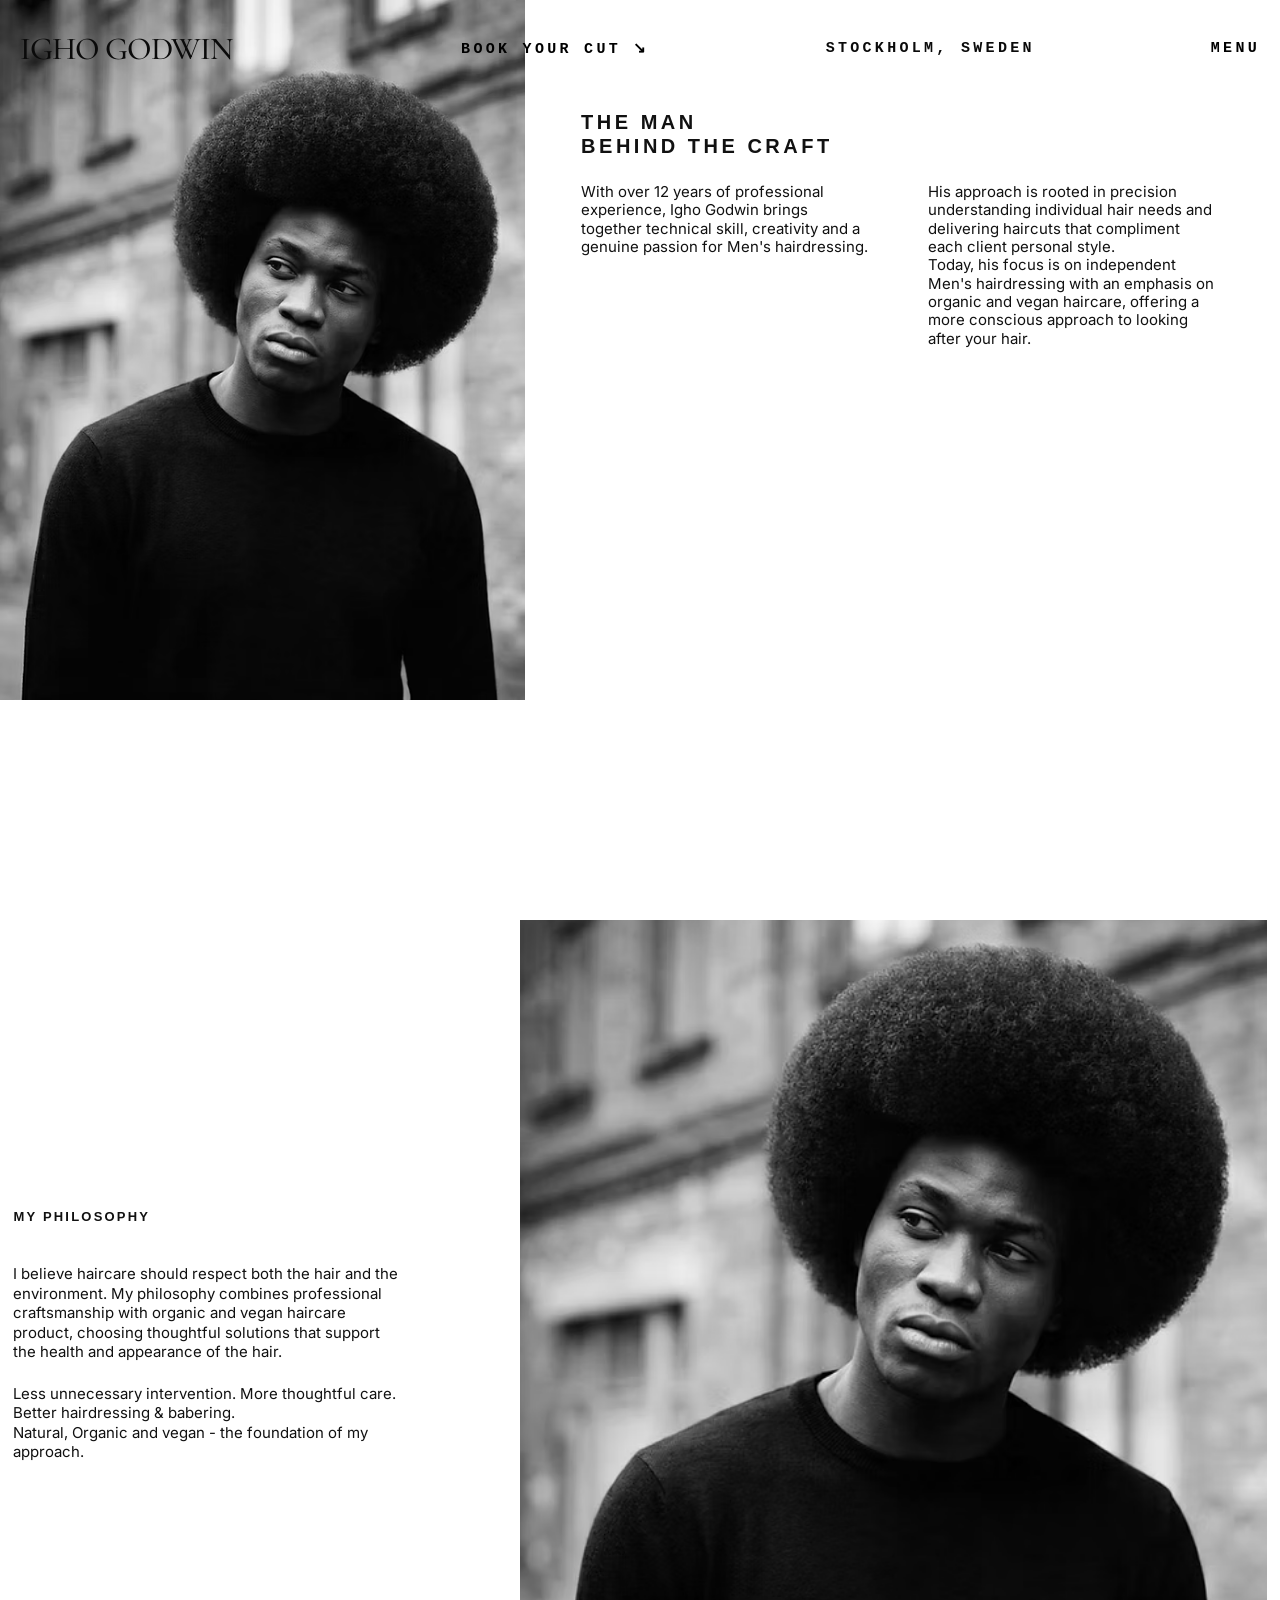
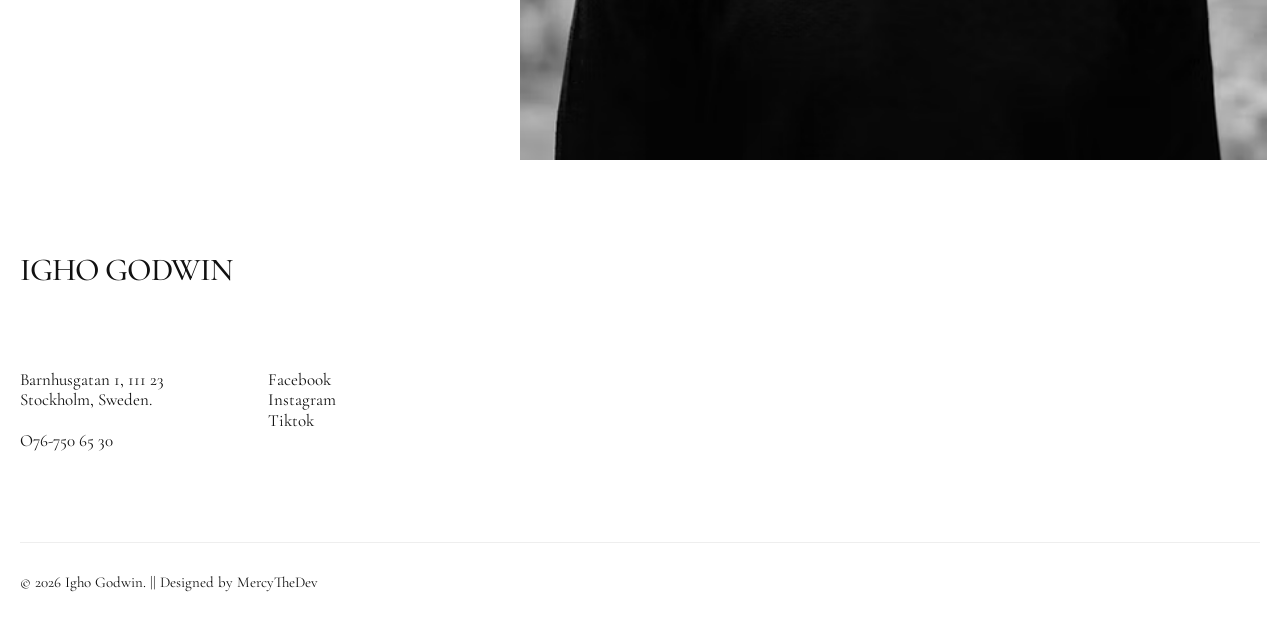
<file: artisian.html>
<!DOCTYPE html>
<html lang="en">

<head>
    <meta charset="UTF-8">
    <meta name="viewport" content="width=device-width, initial-scale=1.0">

    <title>Igho Godwin | Organic & Vegan Men’s Hairdressing</title>

    <!-- Google Fonts -->
    <link rel="preconnect" href="https://fonts.googleapis.com">
    <link rel="preconnect" href="https://fonts.gstatic.com" crossorigin>
    <link
        href="https://fonts.googleapis.com/css2?family=Cormorant+Garamond:ital,wght@0,300;0,400;0,500;0,600;1,400&family=Inter:wght@300;400;500;600&display=swap"
        rel="stylesheet">

    <!-- Custom CSS -->
    <link rel="stylesheet" href="./styles/artisian.css">
    <link rel="stylesheet" href="styles/style.css">
</head>

<body>
    <!-- HEADER -->
    <header class="main-header">
        <div class="header-container">
    
            <a href="./index.html" class="logo">IGHO GODWIN</a>
    
            <nav class="header-nav">
    
                <button class="nav-link" onclick="toggleModal('booking-modal')">
                    <a href="https://ighogodwinsalong.bokadirekt.se/">BOOK YOUR CUT <span>↘</span></a>
                </button>
    
                <a class="phone-link" href="">
                    STOCKHOLM, SWEDEN
                </a>
    
                <button class="nav-link" id="menu-btn" onclick="toggleMenu()">
                    MENU
                </button>
    
            </nav>
        </div>
    </header>

    <!-- FULL SCREEN MENU -->
    <div class="full-menu" id="full-menu">
    
        <div class="menu-header">
            <!-- <span class="logo">Igho Godwin</span> -->
    
            <button class="close-menu" onclick="toggleMenu()">
                CLOSE [✕]
            </button>
        </div>
    
        <div class="menu-content">
    
            <div class="menu-navigation">
                <a href="./services.html">SERVICES</a>
                <a href="./artisian.html">THE ARTISAN</a>
            </div>
    
            <!-- <div class="menu-navigation">
    
                    <p class="section-label">NAVIGATION</p>
    
                    <ul>
                        <li><a href="#statement" onclick="toggleMenu()">The Craft</a></li>
                        <li><a href="#offerings" onclick="toggleMenu()">Offerings</a></li>
                        <li><a href="#space" onclick="toggleMenu()">The Space</a></li>
                        <li><a href="#testimonials" onclick="toggleMenu()">From Our Chairs</a></li>
                        <li><a href="#visual-proof" onclick="toggleMenu()">Visual Proof</a></li>
                    </ul>
    
                </div>
    
                <div class="menu-details">
    
                    <div>
                        <p class="section-label">LOCATION</p>
                        <p>500 Terry Francine St,</p>
                        <p>San Francisco, CA 94158</p>
                    </div>
    
                    <div>
                        <p class="section-label">APPOINTMENTS & INQUIRIES</p>
                        <p>123-456-7890</p>
                        <p>info@mysite.com</p>
                    </div>
    
                    <button class="white-button" onclick="bookFromMenu()">
                        Book Appointment ↘
                    </button>
    
                </div>
            </div>
    
            <div class="menu-footer">
                <span>© 2035 Faro Blade. All Rights Reserved.</span>
                <span>San Francisco Atelier</span>
            </div> -->
        </div>
    </div>
    <div id="faro-blade-page">
    
        <main>
            <section class="fb-about-hero" id="fb-about" aria-labelledby="fb-about-title">
                <div class="fb-portrait">
                    <img src="./images/Afro faro.avif" alt="Portrait of the barber behind Faro—Blade">
                </div>
    
                <div class="fb-about-copy">
                    <h1 id="fb-about-title">THE MAN<br>BEHIND THE CRAFT</h1>
                    <div class="fb-biography">
                        <p class="fb-intro">With over 12 years of professional experience, Igho Godwin brings together technical skill, creativity and a genuine
                        passion for Men's hairdressing.</p>
                        <p>His approach is rooted in precision understanding individual hair needs and delivering haircuts that compliment each client personal style.
                            <br>
                        Today, his focus is on independent Men's hairdressing with an emphasis on organic and vegan haircare, offering a more conscious approach to looking after your hair.</p>
                    </div>
                </div>
            </section>
    
            <section class="fb-philosophy" id="fb-philosophy" aria-labelledby="fb-philosophy-title">
                <div class="fb-philosophy-copy">
                    <h2 id="fb-philosophy-title">MY PHILOSOPHY</h2>
                    <p>I believe haircare should respect both the hair and the environment.
                    My philosophy combines professional craftsmanship with organic and vegan haircare product, choosing thoughtful solutions that support the health and appearance of the hair.
                        </p>
                    <p>Less unnecessary intervention. More thoughtful care. Better hairdressing & babering.
                        <br>
                        Natural, Organic and vegan - the foundation of my approach.
                    </p>
                </div>
                <figure class="fb-work-photo">
                    <img src="./images/Afro faro.avif" alt="Barber carefully cutting a client's hair">
                </figure>
            </section>
        </main>
    
        <footer class="main-footer">
        
            <div class="footer-container">
        
                <div class="footer-logo">
                    <a href="#" class="logo">IGHO GODWIN</a>
                </div>
        
                <div class="footer-grid">
        
                    <div>
                        <p>Barnhusgatan 1, 111 23</p>
                        <p>Stockholm, Sweden.</p>
                    </div>
        
                    <div class="footer-links">
                        <a href="https://www.facebook.com/share/1CR6LSZq3c/?mibextid=wwXIfr" target="_blank"
                            rel="noopener noreferrer">Facebook</a>
                        <a href="https://www.instagram.com/ighogodwin.se?rpxt=aXpucTRvZHdmMW42&utm_source=qr" target="_blank"
                            rel="noopener noreferrer">Instagram</a>
                        <a href="https://www.tiktok.com/@igho.godwin/" target="_blank" rel="noopener noreferrer">Tiktok</a>
                    </div>
        
                    <div>
                        <a href="tel:+O76-750 65 30">O76-750 65 30
                        </a>
                        <a href="mailto:info@mysite.com"></a>
                    </div>
        
                </div>
        
                <div class="footer-bottom">
        
                    <p>
                        © 2026 Igho Godwin. || Designed by
                        <a href="#">MercyTheDev</a>
                    </p>
        
                </div>
        
            </div>
            </footer>
    </div>
    
    <script src="scripts/artisian.js" defer></script>
    <script src="scripts/script.js"></script>
</body>

</html>
</file>
<file: styles/style.css>
/* =========================================
   1. GLOBAL STYLES
========================================= */

* {
  margin: 0;
  padding: 0;
  box-sizing: border-box;
}

html {
  scroll-behavior: smooth;
  scroll-padding-top: 100px;
}

body {
  font-family: "Inter", sans-serif;
  color: #0a0a0a;
  background: #fff;
  -webkit-font-smoothing: antialiased;
  overflow-x: hidden;
}

body.no-scroll {
  overflow: hidden;
}

button,
input,
select {
  font: inherit;
}

button {
  cursor: pointer;
  border: none;
  background: none;
}

a {
  text-decoration: none;
  color: inherit;
}

img {
  display: block;
  width: 100%;
  height: 100%;
  object-fit: cover;
}

.font-editorial,
.logo,
h1,
h2,
h3,
blockquote,
.service-item p,
.gallery-caption {
  /* font-family: "Cormorant Garamond", Georgia, serif; */
}

::selection {
  background: #000;
  color: #fff;
}

::-webkit-scrollbar {
  width: 5px;
}

::-webkit-scrollbar-track {
  background: #fff;
}

::-webkit-scrollbar-thumb {
  background: #000;
}

:root {
  --black: #0a0a0a;
  --dark: #141414;
  --muted: #666;
  --border: #e5e5e5;
  --cream: #fafafa;
}

/* =========================================
   2. REUSABLE STYLES
========================================= */

.section-label {
  font-size: 17px;
  font-weight: 600;
  letter-spacing: 0.28em;
  text-transform: uppercase;
  font-family: 'Courier New', Courier, monospace;
  font-size: 23px;
}

.light-label {
  color: #000;
}

.logo {
  font-size: 32px;
  font-weight: 500;
  letter-spacing: -1px;
  white-space: nowrap;
  font-family: "Cormorant Garamond", Georgia, serif;
}

.text-button {
  display: inline-flex;
  align-items: center;
  gap: 8px;
  font-size: 11px;
  font-weight: 600;
  letter-spacing: 0.22em;
  text-transform: uppercase;
  transition: opacity 0.3s ease;
}

.text-button:hover {
  opacity: 0.6;
}

.img-contrast {
  filter: grayscale(100%) contrast(108%);
  transition:
    filter 0.4s ease,
    transform 0.6s cubic-bezier(0.16, 1, 0.3, 1);
}

.img-contrast:hover {
  filter: grayscale(100%) contrast(115%);
}

/* =========================================
   3. HEADER
========================================= */
.main-header {
  position: fixed ;
  top: 0;
  left: 0;
  width: 100%;
  z-index: 1000;
  background: transparent;
}

.hero-section {
  position: relative;
  z-index: 1;
  width: 100%;
}

/* .main-header {
  position: sticky;
  top: 0;
  z-index: 40;
  width: 100%;
  background: rgba(255, 255, 255, 0.95);
  backdrop-filter: blur(10px);
  border-bottom: 1px solid #f0f0f0;
} */

.header-container {
  max-width: 1720px;
  height: 96px;
  margin: auto;
  padding: 0 20px;
  display: flex;
  align-items: center;
  justify-content: space-between;
  /* color: red; */
  /* font-family: 'Courier New', Courier, monospace; */
}

.header-nav {
  display: flex;
  align-items: center;
  gap: 11rem;
  
}

.nav-link,
.phone-link {
  font-size: 15px;
  font-weight: bolder;
  letter-spacing: 0.22em;
  text-transform: uppercase;
  transition: opacity 0.3s ease;
  /* color: red; */
  font-family: 'Courier New', Courier, monospace;
}

.nav-link:hover,
.phone-link:hover {
  opacity: 0.6;
}

.nav-link span {
  font-size: 15px;
}

.phone-link {
  white-space: nowrap;
}

/* =========================================
   4. FULL SCREEN MENU
========================================= */

.full-menu {
  position: fixed;
  inset: 0;
  z-index: 50;
  background: #000;
  color: #fff;
  padding: 45px 60px;
  display: flex;
  flex-direction: column;
  gap: 3rem;
  transform: translateX(100%);
  transition: transform 0.5s ease-in-out;
}

.full-menu.active {
  transform: translateX(0);
}

.menu-header {
  display: flex;
  justify-content: flex-end;
  align-items: center;
  padding-bottom: 25px;
  border-bottom: 1px solid #292929;
}

.close-menu {
  color: #999;
  border: 1px solid #333;
  padding: 12px 20px;
  border-radius: 30px;
  font-size: 10px;
  letter-spacing: 0.2em;
}

.close-menu:hover {
  color: #fff;
}

.menu-content {
  width: 100%;
  max-width: 1000px;
  height: auto;
  display: flex;
  justify-content: center;
  align-items: flex-start;
}

.menu-navigation {
  text-align: center;
  font-weight: bold;
  display: flex;
  flex-direction: column;
  gap: 1rem;
}

.menu-navigation:hover {
  text-decoration: underline;
}

/* .menu-navigation li {
  margin-bottom: 12px;
}

.menu-navigation li a {
  font-family: "Cormorant Garamond", serif;
  font-size: clamp(32px, 4vw, 55px);
  transition: all 0.3s ease;
}

.menu-navigation li a:hover {
  font-style: italic;
  padding-left: 15px;
}

.menu-details {
  display: flex;
  flex-direction: column;
  justify-content: flex-end;
  gap: 35px;
  color: #aaa;
  font-size: 14px;
  font-weight: 300;
}

.menu-details .section-label {
  margin-bottom: 10px;
  color: #666;
}

.white-button {
  background: #fff;
  color: #000;
  padding: 18px 30px;
  font-size: 11px;
  font-weight: 500;
  letter-spacing: 0.2em;
  text-transform: uppercase;
  transition: background 0.3s ease;
  width: fit-content;
}

.white-button:hover {
  background: #ddd;
}

.menu-footer {
  display: flex;
  justify-content: space-between;
  gap: 20px;
  padding-top: 25px;
  border-top: 1px solid #222;
  color: #666;
  font-size: 11px;
} */

/* =========================================
   5. HERO SECTION
========================================= */

.hero-section {
  max-width: 1720px;
  margin: auto;
  /* padding: 32px 56px 90px; */
  border-bottom: 1px solid #eee;
}

.hero-grid {
  display: grid;
  grid-template-columns: 5fr 7fr;
  gap: 55px;
  align-items: start;
}

.hero-image-left {
  width: 94%;
  aspect-ratio: 3 / 4;
  overflow: hidden;
  background: #f0f0f0;
}

.hero-image-left img {
  object-position: left;
}

.hero-right {
  display: flex;
  flex-direction: column;
  justify-content: space-between;
  height: 100%;
  padding-top: 10px;
}

.hero-heading {
  display: grid;
  grid-template-columns: 7fr 5fr;
  gap: 30px;
  padding-bottom: 55px;
  margin-top: 5rem;
  align-items: end;
}

.hero-heading h1 {
  font-size: 60px;
  font-family: none;
  font-weight: lighter;
  line-height: 1.04;
  letter-spacing: -0.03em;
}

.hero-description {
  padding-top: 10px;
}

.hero-description p {
  font-family: "Cormorant Garamond", serif;
  font-size: 21px;
  line-height: 1.5;
  margin-bottom: 25px;
}

.hero-bottom-image {
  width: 100%;
  aspect-ratio: 12 / 10;
  overflow: hidden;
  background: #f0f0f0;
}

.hero-bottom-image img {
  object-position: right;
}

/* =========================================
   6. STATEMENT SECTION
========================================= */

.statement-section {
  max-width: 1720px;
  margin: auto;
  padding: 140px 20px;
}

.statement-content {
  max-width: 800px;
}

.statement-content p {
  font-family: 'Courier New', Courier, monospace;
  font-size: 23px;
}

.statement-content .section-label {
  margin-bottom: 10px;
}

.statement-content .text {
  font-size: 44px;
  font-family: none;
  font-weight: lighter;
  line-height: 1.18;
  letter-spacing: -0.02em;
}

/* =========================================
   7. OFFERINGS SECTION
========================================= */

.section {
  max-width: 1720px;
  margin: auto;
  padding: 0 56px 140px;
  border-bottom: 1px solid #eee;
}

.section-heading {
  padding: 0px;
  margin-bottom: 60px;
}

.services-grid {
  display: grid;
  grid-template-columns: repeat(4, 1fr);
  gap: 84px;
  padding: 0 1rem ;
}

.service-item {
  display: flex;
  flex-direction: column;
}

.service-image {
  width: 97%;
  aspect-ratio: 4 / 5;
  overflow: hidden;
  background: #f0f0f0;
  margin-bottom: 22px;
}

.service-item:hover img {
  transform: scale(1.05);
}

.service-title {
  display: flex;
  align-items: baseline;
  gap: 15px;
  margin-bottom: 10px;
}

.service-title span {
  font-family: 'Courier New', Courier, monospace;
  font-weight: bold;
  font-size: 18px;
  color: #000;
}

.service-title h3 {
  font-size: 25px;
  font-weight: 400;
  font-family: none;
}

.service-item > p {
  font-size: 16px;
  font-family: none;
  color: #000;
  line-height: 1.3;
}

/* =========================================
   8. SPACE SECTION
========================================= */

.space-section {
  max-width: 1720px;
  margin: auto;
  padding: 120px 20px;
  border-bottom: 1px solid #eee;
}

.space-grid {
  display: grid;
  grid-template-columns: 1fr 1fr;
  gap: 70px;
  align-items: center;
}

.space-image {
  aspect-ratio: 4 / 5;
  overflow: hidden;
  background: #f0f0f0;
}

.space-content {
  display: flex;
  flex-direction: column;
  justify-content: center;
  gap: 50px;
  padding-left: 15px;
}

.space-content .section-label {
  margin-bottom: 30px;
}

.space-content h2 {
  font-size: 45px;
  font-family: none;
  font-weight: 400;
  line-height: 1;
}

/* =========================================
   9. TESTIMONIALS
========================================= */

.testimonials-section {
  max-width: 1720px;
  margin: auto;
  padding: 120px 20px;
  border-bottom: 1px solid #eee;
}

.testimonials-grid {
  display: grid;
  grid-template-columns: repeat(3, 1fr);
  gap: 55px;
}

.testimonial {
  display: flex;
  flex-direction: column;
  gap: 25px;
}

.testimonial-title {
  display: flex;
  align-items: baseline;
  gap: 15px;
}

.testimonial-title span {
  font-family: 'Courier New', Courier, monospace;
  font-size: 20px;
  font-weight: bold;
  color: #000;
}

.testimonial-title h3 {
  font-size: 24px;
  font-weight: 400;
  font-family: none;
}

.testimonial blockquote {
  font-size: 22px;
  font-family: none;
  line-height: 1.2;
  color: #000;
}

/* =========================================
   10. VISUAL PROOF / GALLERY
========================================= */

.visual-proof-section {
  max-width: 1720px;
  margin: auto;
  padding: 120px 20px;
}

.gallery {
  display: flex;
  flex-direction: column;
  gap: 90px;
}

.gallery-row {
  display: grid;
  grid-template-columns: repeat(2, 1fr);
  gap: 55px;
}

.gallery-image {
  width: 100%;
  aspect-ratio: 0.9 / .7;
  overflow: hidden;
  background: #f0f0f0;
}

.extend {
  aspect-ratio: 1/ 1.38;
}

.last {
  aspect-ratio: 0.9 / .9;
}

.gallery-caption {
  display: flex;
  justify-content: space-between;
  padding-top: 12px;
  font-size: 17px;
  font-weight: bold;
  font-family: 'Courier New', Courier, monospace;
}

.gallery-caption p {
  font-family: none;
  font-weight: 100;
}

/* =========================================
   11. FOOTER
========================================= */

.main-footer {
  padding: 90px 0 45px;
}

.footer-container {
  max-width: 1720px;
  margin: auto;
  padding: 0 20px;
}

.footer-logo {
  margin-bottom: 80px;
}

.footer-grid {
  display: grid;
  grid-template-columns: repeat(2, 0.2fr);
  gap: 0px;
  padding-bottom: 90px;
}

.footer-grid p,
.footer-grid a {
  display: block;
  font-family: "Cormorant Garamond", serif;
  font-size: 17px;
  line-height: 1.2;
}

.footer-links {
  display: flex;
  flex-direction: column;
}

.footer-grid a:hover,
.footer-bottom a:hover {
  opacity: 0.6;
}

.footer-bottom {
  padding-top: 30px;
  border-top: 1px solid #eee;
  display: flex;
  justify-content: space-between;
  align-items: center;
  gap: 25px;
  font-family: "Cormorant Garamond", serif;
  font-size: 15px;
}

.footer-bottom > div {
  display: flex;
  gap: 45px;
}

.footer-bottom p a {
  text-decoration: underline;
}

/* =========================================
   12. MODALS
========================================= */

.modal-overlay {
  position: fixed;
  inset: 0;
  z-index: 100;
  background: rgba(0, 0, 0, 0.65);
  backdrop-filter: blur(5px);

  display: none;
  align-items: center;
  justify-content: center;

  padding: 20px;
  overflow-y: auto;
}

.modal-overlay.active {
  display: flex;
}

.modal-content {
  position: relative;
  width: 100%;
  max-width: 520px;
  max-height: calc(100vh - 40px);
  overflow-y: auto;
  background: #fff;
  padding: 50px;
  box-shadow: 0 20px 50px rgba(0, 0, 0, 0.2);
}

.modal-close {
  position: absolute;
  top: 25px;
  right: 25px;
  color: #777;
  font-size: 11px;
  letter-spacing: 0.15em;
}

.modal-close:hover {
  color: #000;
}

.modal-heading {
  margin-bottom: 30px;
}

.modal-heading .section-label {
  margin-bottom: 10px;
}

.modal-heading h3,
.space-modal-content h3 {
  font-size: 38px;
  font-weight: 400;
}

.modal-heading > p:last-child {
  margin-top: 10px;
  font-family: "Cormorant Garamond", serif;
  font-size: 18px;
  color: #666;
}

#booking-form {
  display: flex;
  flex-direction: column;
  gap: 18px;
}

.form-group {
  display: flex;
  flex-direction: column;
  gap: 8px;
  min-width: 0;
}

.form-group label {
  font-size: 10px;
  font-weight: 600;
  letter-spacing: 0.18em;
  color: #555;
}

.form-group input,
.form-group select {
  width: 100%;
  padding: 13px;
  background: #fafafa;
  border: 1px solid #e5e5e5;
  outline: none;
  font-size: 13px;
  border-radius: 0;
}

.form-group input:focus,
.form-group select:focus {
  border-color: #000;
}

.form-row {
  display: grid;
  grid-template-columns: 1fr 1fr;
  gap: 15px;
}

.submit-button {
  width: 100%;
  margin-top: 10px;
  padding: 17px;
  background: #000;
  color: #fff;
  font-size: 11px;
  letter-spacing: 0.2em;
  text-transform: uppercase;
  transition: background 0.3s ease;
}

.submit-button:hover {
  background: #333;
}

/* =========================================
   13. SPACE MODAL
========================================= */

.space-modal-content {
  max-width: 600px;
}

.space-modal-content > .section-label {
  margin-bottom: 10px;
}

.space-modal-content h3 {
  margin-bottom: 25px;
}

.space-modal-text {
  display: flex;
  flex-direction: column;
  gap: 20px;
}

.space-modal-text p {
  font-family: "Cormorant Garamond", serif;
  font-size: 21px;
  line-height: 1.5;
  color: #555;
}

.space-modal-footer {
  margin-top: 35px;
  padding-top: 25px;
  border-top: 1px solid #eee;
  display: flex;
  justify-content: space-between;
  align-items: center;
  gap: 15px;
}

.space-modal-footer span {
  font-family: "Cormorant Garamond", serif;
  font-size: 16px;
  color: #777;
}

.space-modal-footer button {
  font-size: 11px;
  font-weight: 600;
  text-transform: uppercase;
  letter-spacing: 0.15em;
}

/* =========================================
   14. RESPONSIVE DESIGN
========================================= */

@media (max-width: 1100px) {
  .header-container,
  .hero-section,
  .statement-section,
  .offerings-section,
  .space-section,
  .testimonials-section,
  .visual-proof-section,
  .footer-container {
    padding-left: 35px;
    padding-right: 35px;
  }

  .hero-grid {
    gap: 30px;
  }

  .hero-heading {
    grid-template-columns: 1fr;
    gap: 15px;
  }

  .hero-heading h1 {
    font-size: 65px;
  }

  .services-grid {
    grid-template-columns: repeat(2, 1fr);
    gap: 45px 30px;
  }

  .space-grid {
    gap: 35px;
  }

  .space-content h2 {
    font-size: 38px;
  }

  .testimonials-grid {
    gap: 30px;
  }
}

@media (max-width: 768px) {
  .header-container {
    height: 80px;
    padding: 0 25px;
  }

  .logo {
    font-size: 27px;
  }

  .header-nav {
    gap: 25px;
  }

  .phone-link {
    display: none;
  }

  .nav-link {
    font-size: 10px;
  }

  .full-menu {
    padding: 30px 25px;
    overflow-y: auto;
  }

  .menu-content {
    grid-template-columns: 1fr;
    gap: 50px;
    padding: 45px 0;
  }

  .menu-navigation li a {
    font-size: 38px;
  }

  .menu-footer {
    font-size: 10px;
  }

  .hero-section {
    padding: 20px 25px 65px;
  }

  .hero-grid {
    grid-template-columns: 1fr;
    gap: 35px;
  }

  .hero-image-left {
    aspect-ratio: 4 / 5;
  }

  .hero-right {
    padding-top: 0;
  }

  .hero-heading {
    grid-template-columns: 1fr 1fr;
    gap: 20px;
    padding-bottom: 30px;
  }

  .hero-heading h1 {
    font-size: clamp(45px, 8vw, 65px);
  }

  .hero-description p {
    font-size: 19px;
  }

  .statement-section {
    padding: 90px 25px;
  }

  .statement-content .section-label {
    margin-bottom: 30px;
  }

  .statement-content h2 {
    font-size: 37px;
  }

  .offerings-section {
    padding: 0 25px 90px;
  }

  .section-heading {
    margin-bottom: 40px;
  }

  .services-grid {
    gap: 40px 20px;
  }

  .service-title {
    flex-wrap: wrap;
    gap: 8px;
  }

  .service-title h3 {
    font-size: 22px;
  }

  .service-item > p {
    font-size: 17px;
  }

  .space-section {
    padding: 90px 25px;
  }

  .space-grid {
    grid-template-columns: 1fr;
    gap: 45px;
  }

  .space-image {
    aspect-ratio: 1 / 1;
  }

  .space-content {
    padding-left: 0;
    gap: 35px;
  }

  .space-content h2 {
    font-size: 38px;
  }

  .testimonials-section {
    padding: 90px 25px;
  }

  .testimonials-grid {
    grid-template-columns: 1fr;
    gap: 45px;
  }

  .testimonial blockquote {
    font-size: 21px;
  }

  .visual-proof-section {
    padding: 90px 25px;
  }

  .gallery {
    gap: 60px;
  }

  .gallery-row {
    gap: 25px;
  }

  .gallery-caption {
    font-size: 20px;
  }

  .footer-container {
    padding: 0 25px;
  }

  .footer-grid {
    grid-template-columns: repeat(2, 1fr);
    gap: 35px;
  }

  .footer-bottom {
    align-items: flex-start;
    flex-direction: column;
  }
}

@media (max-width: 480px) {
  .header-container {
    height: 72px;
    padding: 0 18px;
  }

  .logo {
    font-size: 24px;
  }

  .header-nav {
    gap: 15px;
  }

  .nav-link {
    font-size: 9px;
    letter-spacing: 0.12em;
  }

  .full-menu {
    padding: 25px 20px;
  }

  .menu-navigation li a {
    font-size: 34px;
  }

  .menu-footer {
    flex-direction: column;
  }

  .hero-section,
  .statement-section,
  .offerings-section,
  .space-section,
  .testimonials-section,
  .visual-proof-section {
    padding-left: 18px;
    padding-right: 18px;
  }

  .hero-heading {
    grid-template-columns: 1fr;
    gap: 20px;
  }

  .hero-heading h1 {
    font-size: 53px;
  }

  .hero-description p {
    font-size: 20px;
  }

  .statement-content h2 {
    font-size: 32px;
  }

  .services-grid {
    grid-template-columns: 1fr;
    gap: 40px;
  }

  .service-title h3 {
    font-size: 25px;
  }

  .space-content h2 {
    font-size: 33px;
  }

  .gallery-row {
    grid-template-columns: 1fr;
    gap: 35px;
  }

  .footer-container {
    padding: 0 18px;
  }

  .footer-grid {
    grid-template-columns: 1fr;
    gap: 30px;
    padding-bottom: 55px;
  }

  .footer-logo {
    margin-bottom: 50px;
  }

  .footer-bottom > div {
    flex-direction: column;
    gap: 15px;
  }

  .modal-content {
    padding: 45px 22px 25px;
  }

  .modal-heading h3,
  .space-modal-content h3 {
    font-size: 32px;
  }

  .form-row {
    grid-template-columns: 1fr;
  }

  .space-modal-footer {
    align-items: flex-start;
    flex-direction: column;
  }
}
</file>
<file: IGHO2/styles/style.css>
/* =========================================
   1. GLOBAL STYLES
========================================= */

* {
  margin: 0;
  padding: 0;
  box-sizing: border-box;
}

html {
  scroll-behavior: smooth;
  scroll-padding-top: 100px;
}

body {
  font-family: "Inter", sans-serif;
  color: #0a0a0a;
  background: #fff;
  -webkit-font-smoothing: antialiased;
  overflow-x: hidden;
}

body.no-scroll {
  overflow: hidden;
}

button,
input,
select {
  font: inherit;
}

button {
  cursor: pointer;
  border: none;
  background: none;
}

a {
  text-decoration: none;
  color: inherit;
}

img {
  display: block;
  width: 100%;
  height: 100%;
  object-fit: cover;
}

.font-editorial,
.logo,
h1,
h2,
h3,
blockquote,
.service-item p,
.gallery-caption {
  font-family: "Cormorant Garamond", Georgia, serif;
}

::selection {
  background: #000;
  color: #fff;
}

::-webkit-scrollbar {
  width: 5px;
}

::-webkit-scrollbar-track {
  background: #fff;
}

::-webkit-scrollbar-thumb {
  background: #000;
}

:root {
  --black: #0a0a0a;
  --dark: #141414;
  --muted: #666;
  --border: #e5e5e5;
  --cream: #fafafa;
}

/* =========================================
   2. REUSABLE STYLES
========================================= */

.section-label {
  font-size: 17px;
  font-weight: 600;
  letter-spacing: 0.28em;
  text-transform: uppercase;
}

.light-label {
  color: #000;
}

.logo {
  font-size: 32px;
  font-weight: 700;
  letter-spacing: -1px;
  white-space: nowrap;
}

.text-button {
  display: inline-flex;
  align-items: center;
  gap: 8px;
  font-size: 11px;
  font-weight: 600;
  letter-spacing: 0.22em;
  text-transform: uppercase;
  transition: opacity 0.3s ease;
}

.text-button:hover {
  opacity: 0.6;
}

.img-contrast {
  filter: grayscale(100%) contrast(108%);
  transition:
    filter 0.4s ease,
    transform 0.6s cubic-bezier(0.16, 1, 0.3, 1);
}

.img-contrast:hover {
  filter: grayscale(100%) contrast(115%);
}

/* =========================================
   3. HEADER
========================================= */

.main-header {
  position: sticky;
  top: 0;
  z-index: 40;
  width: 100%;
  /* background: rgba(255, 255, 255, 0.95); */
  backdrop-filter: blur(10px);
  border-bottom: 1px solid #f0f0f0;
}

.header-container {
  max-width: 1720px;
  height: 96px;
  margin: auto;
  padding: 0 20px;
  display: flex;
  align-items: center;
  justify-content: space-between;
}

.header-nav {
  display: flex;
  align-items: center;
  gap: 55px;
}

.nav-link,
.phone-link {
  font-size: 15px;
  font-weight: bolder;
  letter-spacing: 0.22em;
  text-transform: uppercase;
  transition: opacity 0.3s ease;
}

.nav-link:hover,
.phone-link:hover {
  opacity: 0.6;
}

.nav-link span {
  font-size: 15px;
}

.phone-link {
  white-space: nowrap;
}

/* =========================================
   4. FULL SCREEN MENU
========================================= */

.full-menu {
  position: fixed;
  inset: 0;
  z-index: 50;
  background: #000;
  color: #fff;
  padding: 45px 60px;
  display: flex;
  flex-direction: column;
  gap: 3rem;
  transform: translateX(100%);
  transition: transform 0.5s ease-in-out;
}

.full-menu.active {
  transform: translateX(0);
}

.menu-header {
  display: flex;
  justify-content: flex-end;
  align-items: center;
  padding-bottom: 25px;
  border-bottom: 1px solid #292929;
}

.close-menu {
  color: #999;
  border: 1px solid #333;
  padding: 12px 20px;
  border-radius: 30px;
  font-size: 10px;
  letter-spacing: 0.2em;
}

.close-menu:hover {
  color: #fff;
}

.menu-content {
  width: 100%;
  max-width: 1000px;
  height: auto;
  display: flex;
  justify-content: center;
  align-items: flex-start;
}

.menu-navigation {
  text-align: center;
  font-weight: bold;
  display: flex;
  flex-direction: column;
  gap: 1rem;
}

.menu-navigation:hover {
  text-decoration: underline;
}

/* .menu-navigation li {
  margin-bottom: 12px;
}

.menu-navigation li a {
  font-family: "Cormorant Garamond", serif;
  font-size: clamp(32px, 4vw, 55px);
  transition: all 0.3s ease;
}

.menu-navigation li a:hover {
  font-style: italic;
  padding-left: 15px;
}

.menu-details {
  display: flex;
  flex-direction: column;
  justify-content: flex-end;
  gap: 35px;
  color: #aaa;
  font-size: 14px;
  font-weight: 300;
}

.menu-details .section-label {
  margin-bottom: 10px;
  color: #666;
}

.white-button {
  background: #fff;
  color: #000;
  padding: 18px 30px;
  font-size: 11px;
  font-weight: 500;
  letter-spacing: 0.2em;
  text-transform: uppercase;
  transition: background 0.3s ease;
  width: fit-content;
}

.white-button:hover {
  background: #ddd;
}

.menu-footer {
  display: flex;
  justify-content: space-between;
  gap: 20px;
  padding-top: 25px;
  border-top: 1px solid #222;
  color: #666;
  font-size: 11px;
} */

/* =========================================
   5. HERO SECTION
========================================= */

.hero-section {
  max-width: 1720px;
  margin: auto;
  /* padding: 32px 56px 90px; */
  border-bottom: 1px solid #eee;
}

.hero-grid {
  display: grid;
  grid-template-columns: 5fr 7fr;
  gap: 55px;
  align-items: start;
}

.hero-image-left {
  width: 100%;
  aspect-ratio: 3 / 4;
  overflow: hidden;
  background: #f0f0f0;
}

.hero-image-left img {
  object-position: left;
}

.hero-right {
  display: flex;
  flex-direction: column;
  justify-content: space-between;
  height: 100%;
  padding-top: 10px;
}

.hero-heading {
  display: grid;
  grid-template-columns: 7fr 5fr;
  gap: 30px;
  padding-bottom: 55px;
}

.hero-heading h1 {
  font-size: clamp(55px, 6vw, 75px);
  font-weight: 400;
  line-height: 1.04;
  letter-spacing: -0.03em;
}

.hero-description {
  padding-top: 10px;
}

.hero-description p {
  font-family: "Cormorant Garamond", serif;
  font-size: 21px;
  line-height: 1.5;
  margin-bottom: 25px;
}

.hero-bottom-image {
  width: 100%;
  aspect-ratio: 12 / 10;
  overflow: hidden;
  background: #f0f0f0;
}

.hero-bottom-image img {
  object-position: right;
}

/* =========================================
   6. STATEMENT SECTION
========================================= */

.statement-section {
  max-width: 1720px;
  margin: auto;
  padding: 140px 20px;
}

.statement-content {
  max-width: 1100px;
}

.statement-content .section-label {
  margin-bottom: 10px;
}

.statement-content h2 {
  font-size: clamp(35px, 4vw, 55px);
  font-weight: 400;
  line-height: 1.18;
  letter-spacing: -0.02em;
}

/* =========================================
   7. OFFERINGS SECTION
========================================= */

.section {
  max-width: 1720px;
  margin: auto;
  padding: 0 56px 140px;
  border-bottom: 1px solid #eee;
}

.section-heading {
  padding: 0px 20px;
  margin-bottom: 60px;
}

.services-grid {
  display: grid;
  grid-template-columns: repeat(4, 1fr);
  gap: 84px;
  padding: 0 1rem ;
}

.service-item {
  display: flex;
  flex-direction: column;
}

.service-image {
  width: 100%;
  aspect-ratio: 4 / 5;
  overflow: hidden;
  background: #f0f0f0;
  margin-bottom: 22px;
}

.service-item:hover img {
  transform: scale(1.05);
}

.service-title {
  display: flex;
  align-items: baseline;
  gap: 15px;
  margin-bottom: 10px;
}

.service-title span {
  font-family: "Cormorant Garamond", serif;
  font-size: 18px;
  color: #666;
}

.service-title h3 {
  font-size: 25px;
  font-weight: 400;
}

.service-item > p {
  font-size: 19px;
  color: #555;
  line-height: 1.3;
}

/* =========================================
   8. SPACE SECTION
========================================= */

.space-section {
  max-width: 1720px;
  margin: auto;
  padding: 120px 20px;
  border-bottom: 1px solid #eee;
}

.space-grid {
  display: grid;
  grid-template-columns: 1fr 1fr;
  gap: 70px;
  align-items: center;
}

.space-image {
  aspect-ratio: 4 / 5;
  overflow: hidden;
  background: #f0f0f0;
}

.space-content {
  display: flex;
  flex-direction: column;
  justify-content: center;
  gap: 50px;
  padding-left: 15px;
}

.space-content .section-label {
  margin-bottom: 30px;
}

.space-content h2 {
  font-size: clamp(35px, 3.8vw, 54px);
  font-weight: 400;
  line-height: 1.15;
}

/* =========================================
   9. TESTIMONIALS
========================================= */

.testimonials-section {
  max-width: 1720px;
  margin: auto;
  padding: 120px 20px;
  border-bottom: 1px solid #eee;
}

.testimonials-grid {
  display: grid;
  grid-template-columns: repeat(3, 1fr);
  gap: 55px;
}

.testimonial {
  display: flex;
  flex-direction: column;
  gap: 25px;
}

.testimonial-title {
  display: flex;
  align-items: baseline;
  gap: 15px;
}

.testimonial-title span {
  font-family: "Cormorant Garamond", serif;
  font-size: 16px;
  color: #666;
}

.testimonial-title h3 {
  font-size: 24px;
  font-weight: 400;
}

.testimonial blockquote {
  font-size: 22px;
  line-height: 1.5;
  color: #333;
}

/* =========================================
   10. VISUAL PROOF / GALLERY
========================================= */

.visual-proof-section {
  max-width: 1720px;
  margin: auto;
  padding: 120px 20px;
}

.gallery {
  display: flex;
  flex-direction: column;
  gap: 90px;
}

.gallery-row {
  display: grid;
  grid-template-columns: repeat(2, 1fr);
  gap: 55px;
}

.gallery-image {
  width: 100%;
  aspect-ratio: 0.9 / .7;
  overflow: hidden;
  background: #f0f0f0;
}

.extend {
  aspect-ratio: 1/ 1.5;
}

.gallery-caption {
  display: flex;
  justify-content: space-between;
  padding-top: 12px;
  font-size: 23px;
}

/* =========================================
   11. FOOTER
========================================= */

.main-footer {
  border-top: 1px solid #eee;
  padding: 90px 0 45px;
}

.footer-container {
  max-width: 1720px;
  margin: auto;
  padding: 0 20px;
}

.footer-logo {
  margin-bottom: 80px;
}

.footer-grid {
  display: grid;
  grid-template-columns: repeat(3, 1fr);
  gap: 45px;
  padding-bottom: 90px;
}

.footer-grid p,
.footer-grid a {
  display: block;
  font-family: "Cormorant Garamond", serif;
  font-size: 21px;
  line-height: 1.4;
}

.footer-links {
  display: flex;
  flex-direction: column;
}

.footer-grid a:hover,
.footer-bottom a:hover {
  opacity: 0.6;
}

.footer-bottom {
  padding-top: 30px;
  border-top: 1px solid #eee;
  display: flex;
  justify-content: space-between;
  align-items: center;
  gap: 25px;
  font-family: "Cormorant Garamond", serif;
  font-size: 15px;
}

.footer-bottom > div {
  display: flex;
  gap: 45px;
}

.footer-bottom p a {
  text-decoration: underline;
}

/* =========================================
   12. MODALS
========================================= */

.modal-overlay {
  position: fixed;
  inset: 0;
  z-index: 100;
  background: rgba(0, 0, 0, 0.65);
  backdrop-filter: blur(5px);

  display: none;
  align-items: center;
  justify-content: center;

  padding: 20px;
  overflow-y: auto;
}

.modal-overlay.active {
  display: flex;
}

.modal-content {
  position: relative;
  width: 100%;
  max-width: 520px;
  max-height: calc(100vh - 40px);
  overflow-y: auto;
  background: #fff;
  padding: 50px;
  box-shadow: 0 20px 50px rgba(0, 0, 0, 0.2);
}

.modal-close {
  position: absolute;
  top: 25px;
  right: 25px;
  color: #777;
  font-size: 11px;
  letter-spacing: 0.15em;
}

.modal-close:hover {
  color: #000;
}

.modal-heading {
  margin-bottom: 30px;
}

.modal-heading .section-label {
  margin-bottom: 10px;
}

.modal-heading h3,
.space-modal-content h3 {
  font-size: 38px;
  font-weight: 400;
}

.modal-heading > p:last-child {
  margin-top: 10px;
  font-family: "Cormorant Garamond", serif;
  font-size: 18px;
  color: #666;
}

#booking-form {
  display: flex;
  flex-direction: column;
  gap: 18px;
}

.form-group {
  display: flex;
  flex-direction: column;
  gap: 8px;
  min-width: 0;
}

.form-group label {
  font-size: 10px;
  font-weight: 600;
  letter-spacing: 0.18em;
  color: #555;
}

.form-group input,
.form-group select {
  width: 100%;
  padding: 13px;
  background: #fafafa;
  border: 1px solid #e5e5e5;
  outline: none;
  font-size: 13px;
  border-radius: 0;
}

.form-group input:focus,
.form-group select:focus {
  border-color: #000;
}

.form-row {
  display: grid;
  grid-template-columns: 1fr 1fr;
  gap: 15px;
}

.submit-button {
  width: 100%;
  margin-top: 10px;
  padding: 17px;
  background: #000;
  color: #fff;
  font-size: 11px;
  letter-spacing: 0.2em;
  text-transform: uppercase;
  transition: background 0.3s ease;
}

.submit-button:hover {
  background: #333;
}

/* =========================================
   13. SPACE MODAL
========================================= */

.space-modal-content {
  max-width: 600px;
}

.space-modal-content > .section-label {
  margin-bottom: 10px;
}

.space-modal-content h3 {
  margin-bottom: 25px;
}

.space-modal-text {
  display: flex;
  flex-direction: column;
  gap: 20px;
}

.space-modal-text p {
  font-family: "Cormorant Garamond", serif;
  font-size: 21px;
  line-height: 1.5;
  color: #555;
}

.space-modal-footer {
  margin-top: 35px;
  padding-top: 25px;
  border-top: 1px solid #eee;
  display: flex;
  justify-content: space-between;
  align-items: center;
  gap: 15px;
}

.space-modal-footer span {
  font-family: "Cormorant Garamond", serif;
  font-size: 16px;
  color: #777;
}

.space-modal-footer button {
  font-size: 11px;
  font-weight: 600;
  text-transform: uppercase;
  letter-spacing: 0.15em;
}

/* =========================================
   14. RESPONSIVE DESIGN
========================================= */

@media (max-width: 1100px) {
  .header-container,
  .hero-section,
  .statement-section,
  .offerings-section,
  .space-section,
  .testimonials-section,
  .visual-proof-section,
  .footer-container {
    padding-left: 35px;
    padding-right: 35px;
  }

  .hero-grid {
    gap: 30px;
  }

  .hero-heading {
    grid-template-columns: 1fr;
    gap: 15px;
  }

  .hero-heading h1 {
    font-size: 65px;
  }

  .services-grid {
    grid-template-columns: repeat(2, 1fr);
    gap: 45px 30px;
  }

  .space-grid {
    gap: 35px;
  }

  .space-content h2 {
    font-size: 38px;
  }

  .testimonials-grid {
    gap: 30px;
  }
}

@media (max-width: 768px) {
  .header-container {
    height: 80px;
    padding: 0 25px;
  }

  .logo {
    font-size: 27px;
  }

  .header-nav {
    gap: 25px;
  }

  .phone-link {
    display: none;
  }

  .nav-link {
    font-size: 10px;
  }

  .full-menu {
    padding: 30px 25px;
    overflow-y: auto;
  }

  .menu-content {
    grid-template-columns: 1fr;
    gap: 50px;
    padding: 45px 0;
  }

  .menu-navigation li a {
    font-size: 38px;
  }

  .menu-footer {
    font-size: 10px;
  }

  .hero-section {
    padding: 20px 25px 65px;
  }

  .hero-grid {
    grid-template-columns: 1fr;
    gap: 35px;
  }

  .hero-image-left {
    aspect-ratio: 4 / 5;
  }

  .hero-right {
    padding-top: 0;
  }

  .hero-heading {
    grid-template-columns: 1fr 1fr;
    gap: 20px;
    padding-bottom: 30px;
  }

  .hero-heading h1 {
    font-size: clamp(45px, 8vw, 65px);
  }

  .hero-description p {
    font-size: 19px;
  }

  .statement-section {
    padding: 90px 25px;
  }

  .statement-content .section-label {
    margin-bottom: 30px;
  }

  .statement-content h2 {
    font-size: 37px;
  }

  .offerings-section {
    padding: 0 25px 90px;
  }

  .section-heading {
    margin-bottom: 40px;
  }

  .services-grid {
    gap: 40px 20px;
  }

  .service-title {
    flex-wrap: wrap;
    gap: 8px;
  }

  .service-title h3 {
    font-size: 22px;
  }

  .service-item > p {
    font-size: 17px;
  }

  .space-section {
    padding: 90px 25px;
  }

  .space-grid {
    grid-template-columns: 1fr;
    gap: 45px;
  }

  .space-image {
    aspect-ratio: 1 / 1;
  }

  .space-content {
    padding-left: 0;
    gap: 35px;
  }

  .space-content h2 {
    font-size: 38px;
  }

  .testimonials-section {
    padding: 90px 25px;
  }

  .testimonials-grid {
    grid-template-columns: 1fr;
    gap: 45px;
  }

  .testimonial blockquote {
    font-size: 21px;
  }

  .visual-proof-section {
    padding: 90px 25px;
  }

  .gallery {
    gap: 60px;
  }

  .gallery-row {
    gap: 25px;
  }

  .gallery-caption {
    font-size: 20px;
  }

  .footer-container {
    padding: 0 25px;
  }

  .footer-grid {
    grid-template-columns: repeat(2, 1fr);
    gap: 35px;
  }

  .footer-bottom {
    align-items: flex-start;
    flex-direction: column;
  }
}

@media (max-width: 480px) {
  .header-container {
    height: 72px;
    padding: 0 18px;
  }

  .logo {
    font-size: 24px;
  }

  .header-nav {
    gap: 15px;
  }

  .nav-link {
    font-size: 9px;
    letter-spacing: 0.12em;
  }

  .full-menu {
    padding: 25px 20px;
  }

  .menu-navigation li a {
    font-size: 34px;
  }

  .menu-footer {
    flex-direction: column;
  }

  .hero-section,
  .statement-section,
  .offerings-section,
  .space-section,
  .testimonials-section,
  .visual-proof-section {
    padding-left: 18px;
    padding-right: 18px;
  }

  .hero-heading {
    grid-template-columns: 1fr;
    gap: 20px;
  }

  .hero-heading h1 {
    font-size: 53px;
  }

  .hero-description p {
    font-size: 20px;
  }

  .statement-content h2 {
    font-size: 32px;
  }

  .services-grid {
    grid-template-columns: 1fr;
    gap: 40px;
  }

  .service-title h3 {
    font-size: 25px;
  }

  .space-content h2 {
    font-size: 33px;
  }

  .gallery-row {
    grid-template-columns: 1fr;
    gap: 35px;
  }

  .footer-container {
    padding: 0 18px;
  }

  .footer-grid {
    grid-template-columns: 1fr;
    gap: 30px;
    padding-bottom: 55px;
  }

  .footer-logo {
    margin-bottom: 50px;
  }

  .footer-bottom > div {
    flex-direction: column;
    gap: 15px;
  }

  .modal-content {
    padding: 45px 22px 25px;
  }

  .modal-heading h3,
  .space-modal-content h3 {
    font-size: 32px;
  }

  .form-row {
    grid-template-columns: 1fr;
  }

  .space-modal-footer {
    align-items: flex-start;
    flex-direction: column;
  }
}
</file>
<file: styles/artisian.css>
/* Faro—Blade About page. All selectors are scoped to #faro-blade-page. */
#faro-blade-page {
  --fb-ink: #111;
  --fb-paper: #fff;
  width: 100%;
  max-width: none;
  margin: 0;
  color: var(--fb-ink);
  background: var(--fb-paper);
  font-size: 14px;
  line-height: 1.25;
  overflow: clip;
}
#faro-blade-page * {
  box-sizing: border-box;
}
#faro-blade-page a {
  color: inherit;
  text-decoration: none;
}
#faro-blade-page .fb-header {
  height: 78px;
  padding: 0 1.05%;
  display: grid;
  grid-template-columns: 1fr 1fr 1fr 1fr;
  align-items: start;
  position: relative;
  z-index: 5;
  background: #fff;
}
#faro-blade-page .fb-logo {
  position: absolute;
  top: 10px;
  left: 10px;
  z-index: 2;
  font-size: 24px;
  letter-spacing: -1.4px;
  white-space: nowrap;
}
#faro-blade-page .fb-book,
#faro-blade-page .fb-phone,
#faro-blade-page .fb-menu-button {
  margin-top: 17px;
  justify-self: center;
  font-family: Arial, Helvetica, sans-serif;
  font-size: 11px;
  font-weight: 600;
  letter-spacing: 1.6px;
}
#faro-blade-page .fb-book {
  grid-column: 2;
}
#faro-blade-page .fb-book span {
  font-size: 14px;
}
#faro-blade-page .fb-phone {
  grid-column: 3;
  font-size: 14px;
  font-weight: 400;
  letter-spacing: 2px;
  margin-top: 14px;
}
#faro-blade-page .fb-menu-button {
  grid-column: 4;
  justify-self: end;
  border: 0;
  padding: 0;
  background: transparent;
  color: inherit;
  cursor: pointer;
}
#faro-blade-page .fb-menu-icon {
  display: none;
}
#faro-blade-page .fb-menu-panel {
  position: absolute;
  top: 54px;
  right: 1%;
  width: min(330px, 92vw);
  padding: 25px 28px;
  background: #fff;
  border: 1px solid #e7e7e7;
  box-shadow: 0 12px 30px rgba(0, 0, 0, 0.08);
}
#faro-blade-page .fb-menu-panel[hidden] {
  display: none;
}
#faro-blade-page .fb-menu-panel a {
  display: block;
  padding: 14px 0;
  border-bottom: 1px solid #e8e8e8;
  font:
    600 10px/1.4 Arial,
    sans-serif;
  letter-spacing: 1.4px;
}
#faro-blade-page .fb-menu-panel a:last-child {
  border-bottom: 0;
}

#faro-blade-page .fb-about-hero {
  display: grid;
  grid-template-columns: 41% 1fr;
  column-gap: 4.4%;
  min-height: 920px;
  align-items: start;
}
#faro-blade-page .fb-portrait {
  width: 100%;
  height: 700px;
  overflow: hidden;
  background: #f4f4f4;
}
#faro-blade-page .fb-portrait img {
  width: 100%;
  height: 100%;
  display: block;
  object-fit: cover;
  object-position: center 43%;
  filter: grayscale(100%);
}
#faro-blade-page .fb-about-copy {
  padding: 111px 8.8% 0 0;
  max-width: 820px;
}
#faro-blade-page .fb-about-copy h1 {
  margin: 0 0 25px;
  font:
    600 20px/1.18 Arial,
    Helvetica,
    sans-serif;
  letter-spacing: 3.5px;
}
#faro-blade-page .fb-biography {
  display: grid;
  grid-template-columns: 1fr 1fr;
  column-gap: 9%;
  align-items: start;
}
#faro-blade-page .fb-biography p {
  margin: 0;
  max-width: 290px;
  font-size: 15px;
  line-height: 1.22;
}
#faro-blade-page .fb-biography .fb-intro {
  max-width: 300px;
}

#faro-blade-page .fb-philosophy {
  display: grid;
  grid-template-columns: 36% 1fr;
  column-gap: 4.4%;
  align-items: center;
  padding: 0 1.05% 0 1.05%;
  margin-top: 0;
  line-height: 14.6;
}
#faro-blade-page .fb-philosophy-copy {
  max-width: 390px;
  padding-top: 13px;
}
#faro-blade-page .fb-philosophy-copy h2 {
  margin: 0 0 39px;
  font:
    600 13px/1.2 Arial,
    Helvetica,
    sans-serif;
  letter-spacing: 2.2px;
}
#faro-blade-page .fb-philosophy-copy p {
  margin: 0 0 22px;
  font-size: 15px;
  line-height: 1.3;
}
#faro-blade-page .fb-work-photo {
  width: 100%;
  height: 840px;
  margin: 0;
  overflow: hidden;
  background: #eee;
}
#faro-blade-page .fb-work-photo img {
  display: block;
  width: 100%;
  height: 100%;
  object-fit: cover;
  object-position: center center;
  filter: grayscale(100%);
}

#faro-blade-page .fb-footer {
  padding: 35px 1.05% 15px;
  min-height: 470px;
  display: flex;
  flex-direction: column;
}
#faro-blade-page .fb-footer-logo {
  font-size: 24px;
  letter-spacing: -1.4px;
  align-self: flex-start;
}
#faro-blade-page .fb-footer-grid {
  display: grid;
  grid-template-columns: 175px 175px 1fr;
  column-gap: 48px;
  margin-top: 61px;
  font-size: 14px;
  line-height: 1.18;
}
#faro-blade-page .fb-footer-grid address {
  font-style: normal;
}
#faro-blade-page .fb-socials,
#faro-blade-page .fb-contact-links {
  display: flex;
  flex-direction: column;
  align-items: flex-start;
}
#faro-blade-page .fb-legal {
  margin-top: auto;
  display: grid;
  grid-template-columns: 175px 1fr auto;
  column-gap: 48px;
  align-items: end;
  font-size: 12px;
  line-height: 1.2;
}
#faro-blade-page .fb-legal p {
  margin: 0;
  text-align: right;
}
#faro-blade-page a:hover {
  opacity: 0.65;
}

@media (min-width: 1500px) {
  #faro-blade-page .fb-about-hero {
    min-height: 72vw;
  }
  #faro-blade-page .fb-portrait {
    height: min(44.4vw, 900px);
  }
  #faro-blade-page .fb-work-photo {
    height: min(68vw, 1050px);
  }
}
@media (max-width: 800px) {
  #faro-blade-page .fb-header {
    height: 68px;
    grid-template-columns: 1fr auto auto;
    padding: 0 18px;
    align-items: center;
  }
  #faro-blade-page .fb-logo {
    top: 18px;
    left: 18px;
    font-size: 22px;
  }
  #faro-blade-page .fb-book {
    display: none;
  }
  #faro-blade-page .fb-phone {
    grid-column: 2;
    margin: 0 24px 0 0;
    font-size: 12px;
  }
  #faro-blade-page .fb-menu-button {
    grid-column: 3;
    margin: 0;
    display: flex;
    align-items: center;
    gap: 10px;
  }
  #faro-blade-page .fb-menu-icon {
    width: 17px;
    display: inline-flex;
    flex-direction: column;
    gap: 4px;
  }
  #faro-blade-page .fb-menu-icon i {
    height: 1px;
    width: 100%;
    background: #111;
  }
  #faro-blade-page .fb-about-hero {
    grid-template-columns: 42% 1fr;
    column-gap: 5%;
    min-height: 690px;
  }
  #faro-blade-page .fb-portrait {
    height: 430px;
  }
  #faro-blade-page .fb-about-copy {
    padding: 65px 5% 0 0;
  }
  #faro-blade-page .fb-about-copy h1 {
    font-size: 16px;
    letter-spacing: 2.5px;
  }
  #faro-blade-page .fb-biography {
    grid-template-columns: 1fr;
    row-gap: 24px;
  }
  #faro-blade-page .fb-biography p {
    font-size: 13px;
  }
  #faro-blade-page .fb-philosophy {
    grid-template-columns: 32% 1fr;
    column-gap: 4%;
    padding: 0 18px;
  }
  #faro-blade-page .fb-work-photo {
    height: 560px;
  }
  #faro-blade-page .fb-philosophy-copy h2 {
    margin-bottom: 25px;
  }
  #faro-blade-page .fb-philosophy-copy p {
    font-size: 12px;
  }
  #faro-blade-page .fb-footer {
    min-height: 400px;
    padding: 30px 18px 15px;
  }
}
@media (max-width: 540px) {
  #faro-blade-page .fb-header {
    height: 64px;
  }
  #faro-blade-page .fb-logo {
    top: 18px;
    left: 15px;
    font-size: 20px;
  }
  #faro-blade-page .fb-phone {
    margin-right: 16px;
    font-size: 10px;
    letter-spacing: 1px;
  }
  #faro-blade-page .fb-menu-button {
    font-size: 9px;
    letter-spacing: 1px;
  }
  #faro-blade-page .fb-about-hero {
    display: flex;
    flex-direction: column;
    min-height: 0;
    gap: 0;
  }
  #faro-blade-page .fb-portrait {
    width: 100%;
    height: min(112vw, 520px);
  }
  #faro-blade-page .fb-about-copy {
    width: 100%;
    padding: 54px 22px 70px;
  }
  #faro-blade-page .fb-about-copy h1 {
    font-size: 17px;
    margin-bottom: 24px;
  }
  #faro-blade-page .fb-biography {
    grid-template-columns: 1fr 1fr;
    gap: 18px;
  }
  #faro-blade-page .fb-biography p {
    font-size: 12px;
    line-height: 1.3;
  }
  #faro-blade-page .fb-philosophy {
    display: flex;
    flex-direction: column;
    padding: 0 15px;
    gap: 35px;
  }
  #faro-blade-page .fb-philosophy-copy {
    max-width: 100%;
    padding: 0 7px;
  }
  #faro-blade-page .fb-philosophy-copy h2 {
    margin-bottom: 25px;
  }
  #faro-blade-page .fb-philosophy-copy p {
    max-width: 430px;
    font-size: 13px;
  }
  #faro-blade-page .fb-work-photo {
    height: 115vw;
    max-height: 620px;
  }
  #faro-blade-page .fb-footer {
    min-height: 420px;
    padding: 32px 15px 18px;
  }
  #faro-blade-page .fb-footer-logo {
    font-size: 22px;
  }
  #faro-blade-page .fb-footer-grid {
    grid-template-columns: 1fr 1fr;
    gap: 34px 20px;
    margin-top: 45px;
    font-size: 12px;
  }
  #faro-blade-page .fb-contact-links {
    grid-column: 1;
  }
  #faro-blade-page .fb-legal {
    grid-template-columns: 1fr 1fr;
    gap: 18px 12px;
    font-size: 10px;
  }
  #faro-blade-page .fb-legal p {
    grid-column: 1 / -1;
    text-align: left;
  }
}
@media (prefers-reduced-motion: reduce) {
  #faro-blade-page * {
    scroll-behavior: auto !important;
  }
}
</file>
